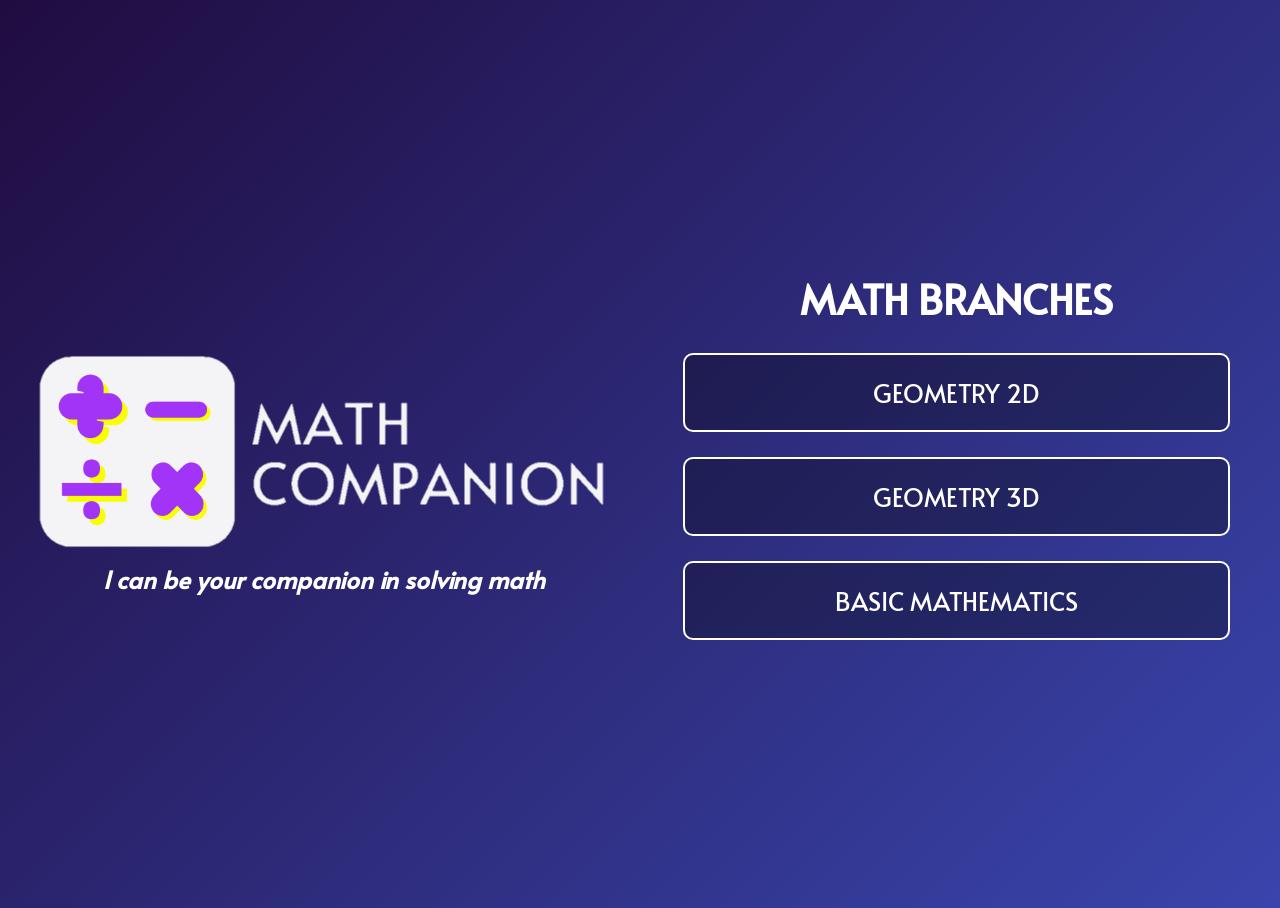
<file: index.html>
<!DOCTYPE html>
<html>
    <head>
        <link rel="stylesheet" href="MathCompanion.css">

        <link rel="preconnect" href="https://fonts.googleapis.com">
        <link rel="preconnect" href="https://fonts.gstatic.com" crossorigin>
        <link href="https://fonts.googleapis.com/css2?family=Alata&display=swap" rel="stylesheet">

        <script>
            function open2d() {
                window.location.href = "MCB/MC-2DQUADTRI/MathComp2DQTC.html";
            }
            function open3D() {
                window.location.href = "MCB/MC-3DGEO/MathComp3DGEO.html";
            }
            function openBasmath(){
                window.location.href = "MCB/BasicMath/BasicMath.html";
            }

        </script>
        <meta charset="UTF-8">
        <meta name="viewport" content="width=device-width, initial-scale=1.0">
        <link rel="icon" size="32x32" href="mclogoicon.png">
    </head> 
    <body>
        <div class="container">
            <div class="col">
                <img src="MCLOGO.png" width="200px">
                <h2 class="tagline"> <i>I can be your companion in solving math </i></h2>
            </div>
            <div class="col">
                <div class="header">
                    <h1 class="head"> MATH BRANCHES </h1>
                    <div class="but1">
                        <p onclick="open2d()"> GEOMETRY 2D </p>
                        <p onclick="open3D()"> GEOMETRY 3D </p>
                        <p onclick="openBasmath()"> BASIC MATHEMATICS</p>
                    </div>
                </div>
            </div>
        </div>
        
    </body>
</html>
</file>
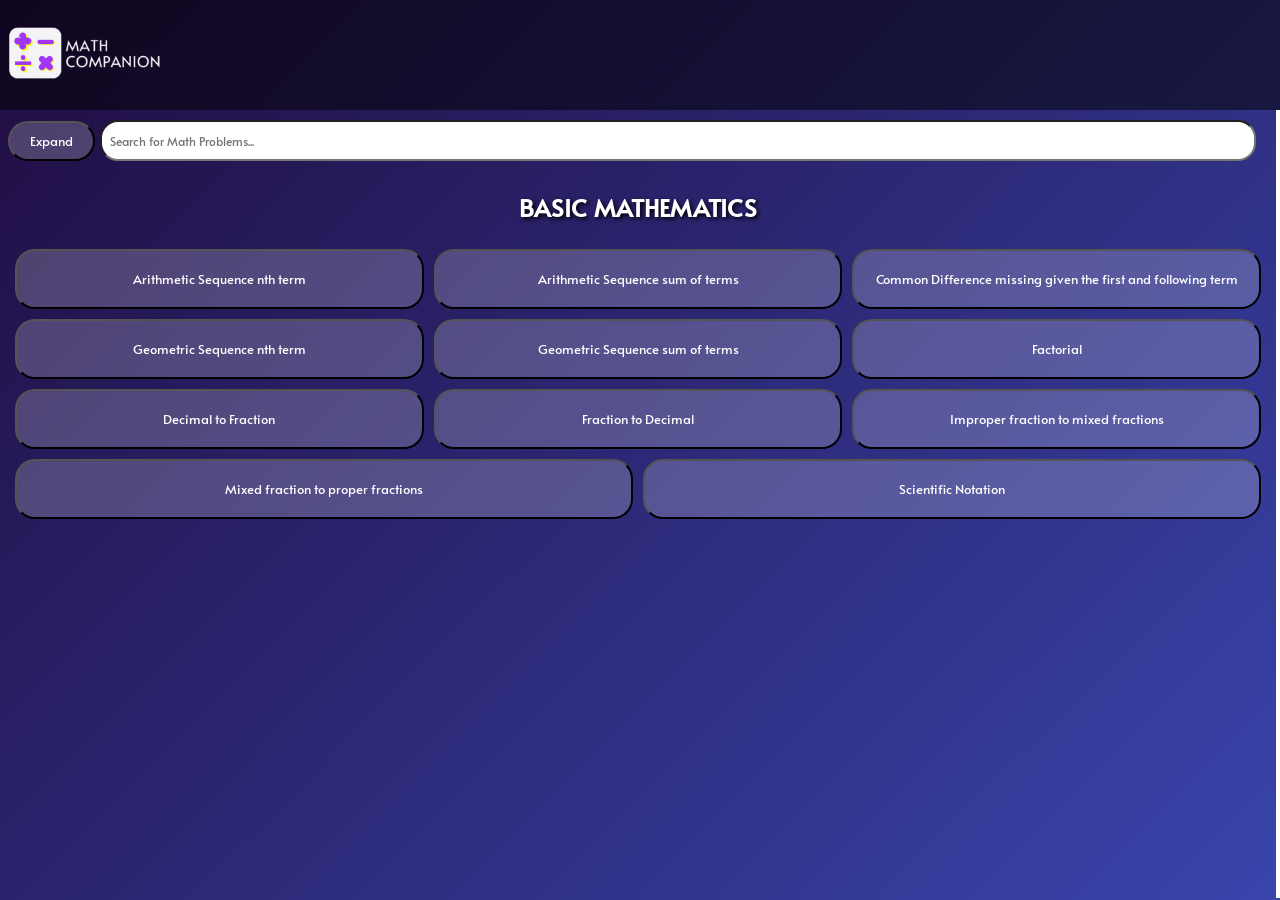
<file: MCB/BasicMath/BasicMath.html>
<!DOCTYPE html>
<html lang="en">
<head>
    <meta charset="UTF-8">
    <meta name="viewport" content="width=device-width, initial-scale=1.0">
    <title>Math Companion </title>
    <link rel="stylesheet" href="McGenMath.css">
    <script src="BasicMathFunction.js"></script>

    <link rel="preconnect" href="https://fonts.googleapis.com">
    <link rel="preconnect" href="https://fonts.gstatic.com" crossorigin>
    <link href="https://fonts.googleapis.com/css2?family=Alata&display=swap" rel="stylesheet">
    <link rel="icon" size="32x32" href="MCLOGOICON.png">
</head>
<body>
    <div class="TopNav">
        <div class="subTopNav" onclick="home()">
            <img id="logo" src="MCLOGO.png" height="70px">
        </div>
        <div class="subTopNav1">
            <input type="button" id="Expande" onclick="Transq()" value="☰"></input>
        </div>
    </div>
    <div id="main" class="m">
        <div class="left" id="left">
            <div class="searchDIV">
                <button id="Expand" onclick="Transq()">Expand</button>
                <input type="text" class="searchBarM" id="searchbar" onkeyup="filter()" placeholder="  Search for Math Problems...">
            </div>
            
            <div class="2DQUAD">
                <h2> BASIC MATHEMATICS </h2>
            </div>
            
            <div id="problems">
                <div id="firstrow" class="firstr" >
                    <button id="hi" class="mathProb" onclick="Trans(); ArithmeSeqNthTerm()">Arithmetic Sequence nth term</button>
                    <button id="hello" class="mathProb" onclick="Trans(); SumOfArithmeticSequence()">Arithmetic Sequence sum of terms</button>
                    <button id="hi" class="mathProb" onclick="Trans(); ArithmeCommonDifference()">Common Difference missing given the first and following term</button>
                </div>
                <div id="firstrow" class="firstr" >
                    <button id="hello" class="mathProb" onclick="Trans(); GeomSeqNthTerm()">Geometric Sequence nth term</button>
                    <button id="third" class="mathProb" onclick="Trans(); GeomSeqSumOfTerms()">Geometric Sequence sum of terms</button>
                    <button id="hi" class="mathProb" onclick="Trans(); Factorial()">Factorial</button>
                </div>
                <div id="firstrow" class="firstr" >
                    <button id="third" class="mathProb" onclick="Trans(); DecimalToFraction()">Decimal to Fraction</button>
                    <button id="hi" class="mathProb" onclick="Trans(); FractionToDecimal()">Fraction to Decimal</button>
                    <button id="hello" class="mathProb" onclick="Trans(); ImproperFracToMixedFrac()">Improper fraction to mixed fractions</button>
                </div>
                <div id="firstrow" class="firstr" >
                    
                </div>
                <div id="firstrow" class="firstr" >
                    <button id="third" class="mathProb" onclick="Trans(); MixedFracToProperFrac()">Mixed fraction to proper fractions</button>
                    <button id="hi" class="mathProb" onclick="Trans(); ScientificNotation()">Scientific Notation</button>
                </div>
                <div id="firstrow" class="firstr" >
                    
                </div>
                <div id="firstrow" class="firstr" >
                    
                </div>
            </div>
        </div>
        <div class="right" id="right">
            
        </div>
    </div>

    <script>
        function Trans() {
    var left = document.getElementById("left");
    var right = document.getElementById("right");

    if (window.innerWidth <= 720) {
        if (right.style.width === "100%") {
            right.style.width = "0";
            left.style.display = "flex";
        } else {
            right.style.width = "100%";
            left.style.display = "none";
        }
    } else {
        if (right.style.width === "70%") {
            right.style.width = "0";
            left.style.width = "100%";
        } else {
            right.style.width = "70%";
            left.style.width = "30%";
        }
    }
}

function Transq() {
    var left = document.getElementById("left");
    var right = document.getElementById("right");

    if (window.innerWidth <= 720) {
        right.style.width = "0";
        left.style.display = "flex";
    } else {
        right.style.width = "0";
        left.style.width = "100%";
    }
}

function Transq() {
    var left = document.getElementById("left");
    var right = document.getElementById("right");

    if (right.style.width === "70%") {
        right.style.width = "0%";
        left.style.width = "100%";
        left.style.display = "block";
    } else {
        right.style.width = "0%";
        left.style.width = "100%";
        left.style.display = "block";
    }
} 
        function filter() {
            var input = document.getElementById("searchbar");
            var filter = input.value.toUpperCase();
            var container = document.getElementById("problems");
            var buttons = container.getElementsByTagName("button");

            for (var i = 0; i < buttons.length; i++) {
                var btn = buttons[i];
                var txtValue = btn.textContent || btn.innerText;
                if (txtValue.toUpperCase().indexOf(filter) > -1) {
                    btn.style.display = "";
                } else {
                    btn.style.display = "none";
                }
            }
        }
    </script>
</body>
</html>
</file>
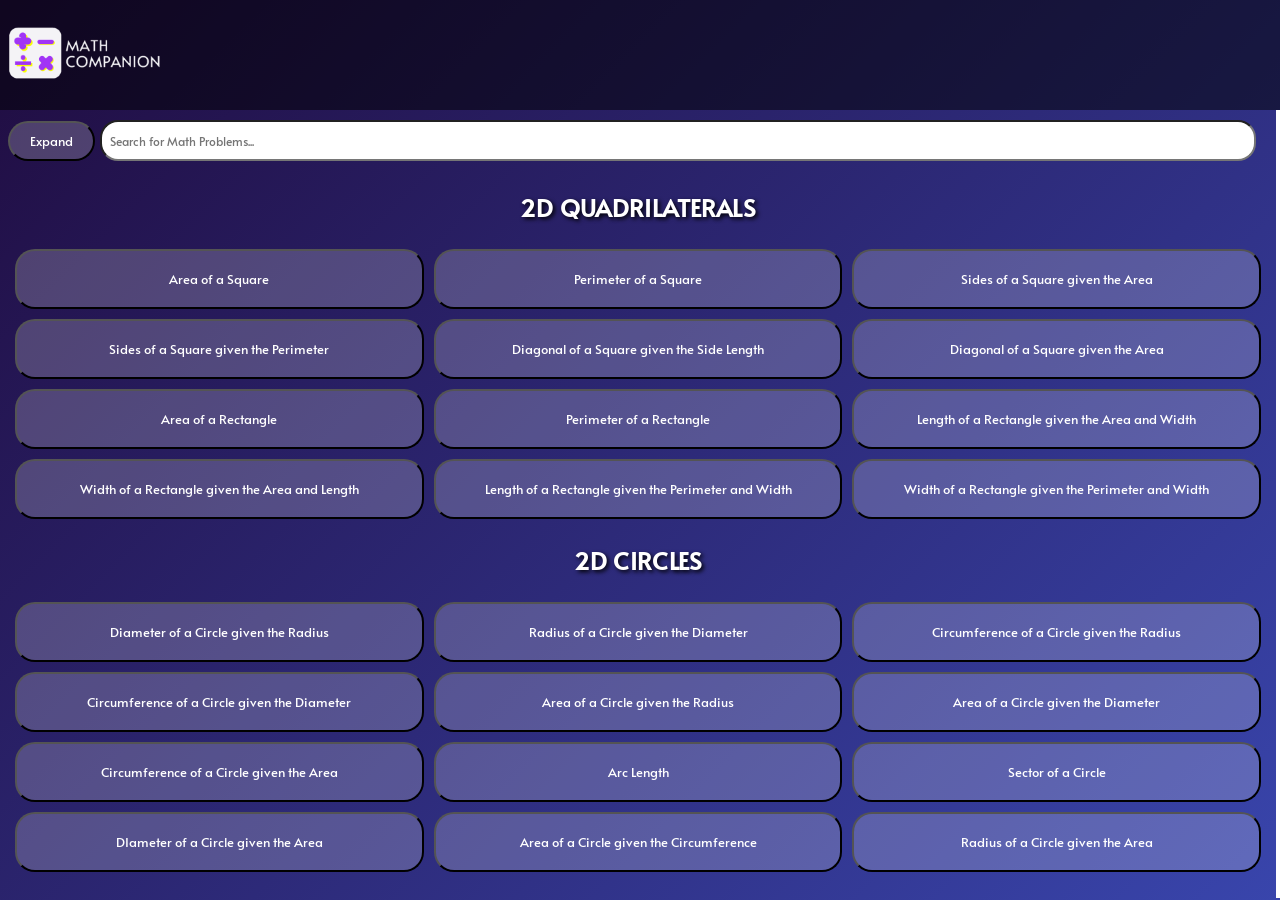
<file: MCB/MC-2DQUADTRI/MathComp2DQTC.html>
<!DOCTYPE html>
<html lang="en">
<head>
    <meta charset="UTF-8">
    <meta name="viewport" content="width=device-width, initial-scale=1.0">
    <title>Math Companion </title>
    <link rel="stylesheet" href="MathComp2DQTC.css">
    <script src="MathComp2DQTC.js"></script>

    <link rel="preconnect" href="https://fonts.googleapis.com">
    <link rel="preconnect" href="https://fonts.gstatic.com" crossorigin>
    <link href="https://fonts.googleapis.com/css2?family=Alata&display=swap" rel="stylesheet">
    <link rel="icon" size="32x32" href="MCLOGOICON.png">
</head>
<body>
    <div class="TopNav">
        <div class="subTopNav" onclick="home()">
            <img id="logo" src="MCLOGO.png" height="70px">
            
        </div>
        <div class="subTopNav1">
            <input type="button" id="Expande" onclick="Transq()" value="☰"></input>
        </div>
    </div>
    <div id="main" class="m">
        <div class="left" id="left">
            <div class="searchDIV">
                <button id="Expand" onclick="Transq()">Expand</button>
                <input type="text" class="searchBarM" id="searchbar" onkeyup="filter()" placeholder="  Search for Math Problems...">
            </div>
            <div class="2DQUAD">
                <h2> 2D QUADRILATERALS</h2>
                
            </div>
            
            <div id="problems">
                <div id="firstrow" class="firstr" >
                    <button id="hi" class="mathProb" onclick="Trans(); SquareA();">Area of a Square</button>
                    <button id="hello" class="mathProb" onclick="Trans(); PerimeterSquare();">Perimeter of a Square</button>
                    <button id="third" class="mathProb" onclick="Trans(); SQSIDELENGTHGIVENAREA();">Sides of a Square given the Area</button>
                </div>
                <div id="firstrow" class="firstr" >
                    <button id="hi" class="mathProb" onclick="Trans(); SQSIDELENGTHGIVENPERIMETER();">Sides of a Square given the Perimeter</button>
                    <button id="hello" class="mathProb" onclick="Trans(); squarediagonal();">Diagonal of a Square given the Side Length</button>
                    <button id="third" class="mathProb" onclick="Trans(); DIAGONALOFASQUAREGIVENA()">Diagonal of a Square given the Area</button>
                </div>
                <div id="firstrow" class="firstr" >
                    <button id="hi" class="mathProb" onclick="Trans(); RectangleArea();">Area of a Rectangle</button>
                    <button id="hello" class="mathProb" onclick="Trans(); RectPeri();">Perimeter of a Rectangle</button>
                    <button id="third" class="mathProb" onclick="Trans(); RectLengthGAW();">Length of a Rectangle given the Area and Width</button>
                </div>
                <div id="firstrow" class="firstr" >
                    <button id="hi" class="mathProb" onclick="Trans(); RectWidthGAL()">Width of a Rectangle given the Area and Length</button>
                    <button id="hello" class="mathProb" onclick="Trans(); RectLengthGPW();">Length of a Rectangle given the Perimeter and Width</button>
                    <button id="third" class="mathProb" onclick="Trans(); RectWidthGPL();">Width of a Rectangle given the Perimeter and Width</button>
                </div>
                <H2> 2D CIRCLES</H2>
                <div id="firstrow" class="firstr" >
                    <button id="hi" class="mathProb" onclick="Trans(); DiameterOfCircleGivenR();">Diameter of a Circle given the Radius</button>
                    <button id="hello" class="mathProb" onclick="Trans(); RadiusOfCircleGivenD();">Radius of a Circle given the Diameter</button>
                    <button id="third" class="mathProb" onclick="Trans(); CircumferenceOfCircleGivenR();">Circumference of a Circle given the Radius</button>
                </div>
                <div id="firstrow" class="firstr" >
                    <button id="hi" class="mathProb" onclick="Trans(); CircumferenceOfCircleGivenD();">Circumference of a Circle given the Diameter</button>
                    <button id="hello" class="mathProb" onclick="Trans(); AreaOfCircleR();">Area of a Circle given the Radius</button>
                    <button id="third" class="mathProb" onclick="Trans(); AreaOfCircleGivenD();">Area of a Circle given the Diameter</button>
                </div>
                <div id="firstrow" class="firstr" >
                    <button id="hi" class="mathProb" onclick="Trans(); CircumCircleGA();">Circumference of a Circle given the Area</button>
                    <button id="hello" class="mathProb" onclick="Trans(); ArcLength();">Arc Length</button>
                    <button id="third" class="mathProb" onclick="Trans(); Sector();">Sector of a Circle</button>
                </div>
                <div id="firstrow" class="firstr" >
                    <button id="hi" class="mathProb" onclick="Trans(); DiameterCircleGA();">DIameter of a Circle given the Area</button>
                    <button id="hello" class="mathProb" onclick="Trans(); AreaCircleGC();">Area of a Circle given the Circumference</button>
                    <button id="third" class="mathProb" onclick="Trans(); RadiusCircleGA();">Radius of a Circle given the Area </button>
                </div>
                <h2> 2D TRIANGLES</h2>
                <div id="firstrow" class="firstr" >
                    <button id="hi" class="mathProb" onclick="Trans(); PeriTriangle()">Perimeter of a Triangle</button>
                    <button id="hello" class="mathProb" onclick="Trans(); AreaOfTriangle()">Area of a Triangle</button>
                    <button id="third" class="mathProb" onclick="Trans(); HeightGivenBaseArea()">Height of a triangle given the base and area</button>
                </div>
                <div id="firstrow" class="firstr" >
                    <button id="hi" class="mathProb" onclick="Trans(); TriangleBaseGivenHA()">Base of a triangle given the height and area</button>
                    <button id="hello" class="mathProb" onclick="Trans(); PythagoreanTheorem()">Pythagorean Theorem (Hypotenuse)</button>
                    <button id="third" class="mathProb" onclick="Trans(); LegOfRightTriangle()"> Leg of a Triangle given the hypothenuse and another leg</button>
                </div>
                <div id="firstrow" class="firstr" >
                    <button id="hi" class="mathProb" onclick="Trans(); AreaOfEquilateralTriangle()"> Area of an equilateral triangle given the Side Length</button>
                    <button id="hello" class="mathProb" onclick="Trans(); SideLengthOfEquiTri()"> Side Length of a triangle given the area of an equilateral triangle</button>
                    <button id="third" class="mathProb" onclick="Trans(); AreaOfIsoscelesTri()"> Area of an isosceles triangle</button>
                </div>
                <div id="firstrow" class="firstr" >
                    <button id="hi" class="mathProb" onclick="Trans(); BaseOfIsoscelesTriangle()"> Base of an isosceles triangle given the area and height</button>
                    <button id="hello" class="mathProb" onclick="Trans(); HeightOfIsoscelesTriangle()"> Height of an isosceles triangle given the area and base</button>
                    <button id="third" class="mathProb" > N/A </button>
                </div>
            </div>
        </div>
        <div class="right" id="right">
            
        </div>
    </div>

    <script>
        

        function Trans() {
    var left = document.getElementById("left");
    var right = document.getElementById("right");

    if (window.innerWidth <= 720) {
        if (right.style.width === "100%") {
            right.style.width = "0";
            left.style.display = "flex";
        } else {
            right.style.width = "100%";
            left.style.display = "none";
        }
    } else {
        if (right.style.width === "70%") {
            right.style.width = "0";
            left.style.width = "100%";
        } else {
            right.style.width = "70%";
            left.style.width = "30%";
        }
    }
}

function Transq() {
    var left = document.getElementById("left");
    var right = document.getElementById("right");

    if (window.innerWidth <= 720) {
        right.style.width = "0";
        left.style.display = "flex";
    } else {
        right.style.width = "0";
        left.style.width = "100%";
    }
}


function filter() {
    var input = document.getElementById("searchbar");
    var filter = input.value.toUpperCase();
    var container = document.getElementById("problems");
    var buttons = container.getElementsByTagName("button");

    for (var i = 0; i < buttons.length; i++) {
        var btn = buttons[i];
        var txtValue = btn.textContent || btn.innerText;
        if (txtValue.toUpperCase().indexOf(filter) > -1) {
            btn.style.display = "";
        } else {
            btn.style.display = "none";
        }
    }
}

function Transq() {
    var left = document.getElementById("left");
    var right = document.getElementById("right");

    if (right.style.width === "70%") {
        right.style.width = "0%";
        left.style.width = "100%";
        left.style.display = "block";
    } else {
        right.style.width = "0%";
        left.style.width = "100%";
        left.style.display = "block";
    }
}

    </script>
</body>
</html>
</file>
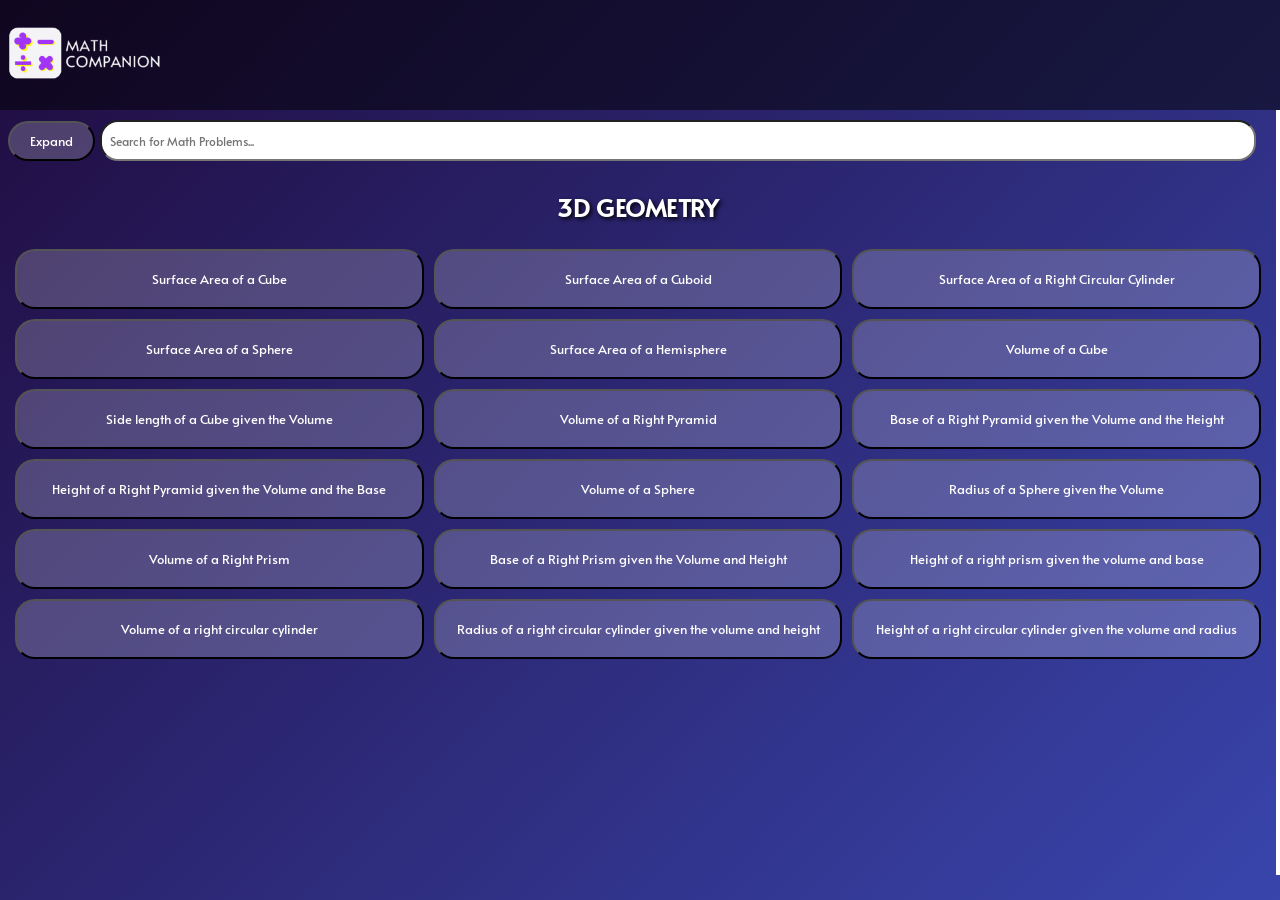
<file: MCB/MC-3DGEO/MathComp3DGEO.html>
<!DOCTYPE html>
<html lang="en">
<head>
    <meta charset="UTF-8">
    <meta name="viewport" content="width=device-width, initial-scale=1.0">
    <title>Math Companion </title>
    <link rel="stylesheet" href="MathComp3DGEO.css">
    <script src="MathComp3DGEO.js"></script>

    <link rel="preconnect" href="https://fonts.googleapis.com">
    <link rel="preconnect" href="https://fonts.gstatic.com" crossorigin>
    <link href="https://fonts.googleapis.com/css2?family=Alata&display=swap" rel="stylesheet">
    <link rel="icon" size="32x32" href="MCLOGOICON.png">
</head>
<body>
    <div class="TopNav">
        <div class="subTopNav" onclick="home()">
            <img id="logo" src="MCLOGO.png" height="70px">
        </div>
        <div class="subTopNav1">
            <input type="button" id="Expande" onclick="Transq()" value="☰"></input>
        </div>
    </div>
    <div id="main" class="m">
        <div class="left" id="left">
            <div class="searchDIV">
                <button id="Expand" onclick="Transq()">Expand</button>
                <input type="text" class="searchBarM" id="searchbar" onkeyup="filter()" placeholder="  Search for Math Problems...">
            </div>
            <div class="2DQUAD">
                <h2> 3D GEOMETRY</h2>
            </div>
            
            <div id="problems">
                <div id="firstrow" class="firstr" >
                    <button id="hi" class="mathProb" onclick="Trans(); SACube()">Surface Area of a Cube</button>
                    <button id="hello" class="mathProb" onclick="Trans(); SACuboid()">Surface Area of a Cuboid</button>
                    <button id="hi" class="mathProb" onclick="Trans(); SArcc()">Surface Area of a Right Circular Cylinder</button>
                </div>
                <div id="firstrow" class="firstr" >
                    <button id="hello" class="mathProb" onclick="Trans(); SASphere()">Surface Area of a Sphere</button>
                    <button id="third" class="mathProb" onclick="Trans(); SAHemisphere()">Surface Area of a Hemisphere</button>
                    <button id="hi" class="mathProb" onclick="Trans(); VolumeCube()">Volume of a Cube</button>
                </div>
                <div id="firstrow" class="firstr" >
                    <button id="hello" class="mathProb" onclick="Trans(); SLCube()">Side length of a Cube given the Volume </button>
                    <button id="third" class="mathProb" onclick="Trans(), VRP()">Volume of a Right Pyramid</button>
                    <button id="hi" class="mathProb" onclick="Trans(); BaseGVH()">Base of a Right Pyramid given the Volume and the Height</button>
                </div>
                <div id="firstrow" class="firstr" >
                    <button id="hello" class="mathProb" onclick="Trans(); HeightGVB()">Height of a Right Pyramid given the Volume and the Base</button>
                    <button id="third" class="mathProb" onclick="Trans(); VolumeSphere()">Volume of a Sphere</button>
                    <button id="hi" class="mathProb" onclick="Trans(); radiusSphereGV()">Radius of a Sphere given the Volume</button>
                </div>
                <div id="firstrow" class="firstr" >
                    <button id="hello" class="mathProb" onclick="Trans(); VolumeRightPrism()">Volume of a Right Prism</button>
                    <button id="third" class="mathProb" onclick="Trans(); BaseRightPrismGVH()">Base of a Right Prism given the Volume and Height</button>
                    <button id="hi" class="mathProb" onclick="Trans(); HeightRightPrismGVB()">Height of a right prism given the volume and base</button>
                </div>
                <div id="firstrow" class="firstr" >
                    <button id="hello" class="mathProb" onclick="Trans(); VolumeRightCircularCylinder()">Volume of a right circular cylinder</button>
                    <button id="third" class="mathProb" onclick="Trans(); RadiusRightCircularCylinderGVH()">Radius of a right circular cylinder given the volume and height</button>
                    <button id="hi" class="mathProb" onclick="Trans(); HeightRightCircularCylinderGVR()">Height of a right circular cylinder given the volume and radius</button>
                </div>
                <div id="firstrow" class="firstr" >
                    
                </div>
            </div>
        </div>
        <div class="right" id="right">
            
        </div>
    </div>

    <script>
        function Trans() {
    var left = document.getElementById("left");
    var right = document.getElementById("right");

    if (window.innerWidth <= 720) {
        if (right.style.width === "100%") {
            right.style.width = "0";
            left.style.display = "flex";
        } else {
            right.style.width = "100%";
            left.style.display = "none";
        }
    } else {
        if (right.style.width === "70%") {
            right.style.width = "0";
            left.style.width = "100%";
        } else {
            right.style.width = "70%";
            left.style.width = "30%";
        }
    }
}

function Transq() {
    var left = document.getElementById("left");
    var right = document.getElementById("right");

    if (window.innerWidth <= 720) {
        right.style.width = "0";
        left.style.display = "flex";
    } else {
        right.style.width = "0";
        left.style.width = "100%";
    }
}

function Transq() {
    var left = document.getElementById("left");
    var right = document.getElementById("right");

    if (right.style.width === "70%") {
        right.style.width = "0%";
        left.style.width = "100%";
        left.style.display = "block";
    } else {
        right.style.width = "0%";
        left.style.width = "100%";
        left.style.display = "block";
    }
} 


        


        function filter() {
            var input = document.getElementById("searchbar");
            var filter = input.value.toUpperCase();
            var container = document.getElementById("problems");
            var buttons = container.getElementsByTagName("button");

            for (var i = 0; i < buttons.length; i++) {
                var btn = buttons[i];
                var txtValue = btn.textContent || btn.innerText;
                if (txtValue.toUpperCase().indexOf(filter) > -1) {
                    btn.style.display = "";
                } else {
                    btn.style.display = "none";
                }
            }
        }
    </script>
</body>
</html>
</file>
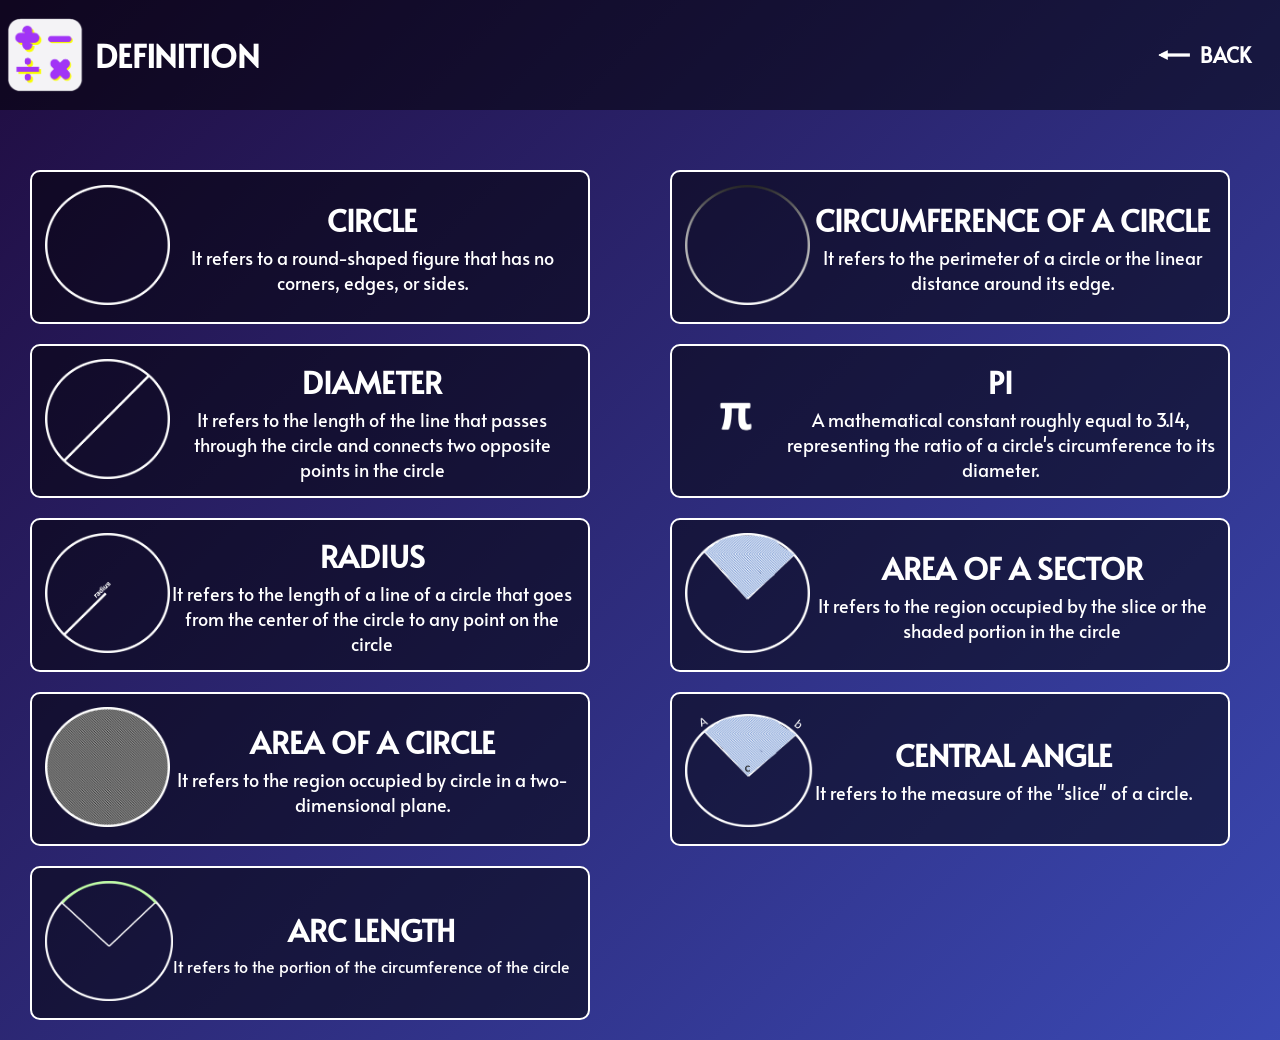
<file: MCB/MC-DEF-2DC/MCD-CIRCLES2D.html>
<!DOCTYPE html>
<html>
    <head>
        <script>
            function back(){
                window.location.href = "../MC-2DQUADTRI/MathComp2DQTC.html";
            }
            function home(){
                window.location.href="../../index.html";
            }
            
        </script>
        <link rel="stylesheet" href="MCD-CIRCLES2D.css">

        <link rel="preconnect" href="https://fonts.googleapis.com">
        <link rel="preconnect" href="https://fonts.gstatic.com" crossorigin>
        <link href="https://fonts.googleapis.com/css2?family=Alata&display=swap" rel="stylesheet">

        <link rel="icon" size="32x32" href="../../MathCompanion/mclogoicon.png">
    </head>
    <body>
        <div class="TopNav">
            <div class="subTopNav" onclick="home()">
                <img id="logo" src="mclogoicon.png" width="80px">
                <h1 class="webtitle">DEFINITION</h1>
            </div>
            <div class="subTopNav1">
                <div id="backButton" class="back" onclick="back()">  
                    <img src="MCD-2DC-IMG/backrrow.png" height="20px">
                    <h1 class="backbut"> BACK </h1>
                  </div>
            </div>
            
        </div>
        <div class="container">
            <div class="col">
                <div class="row">
                    <div class="subcol">
                        <img src="MCD-2DC-IMG/circlepng.png" height="120px">
                    </div>
                    <div class="subcol">
                        <h2 class="term">CIRCLE</h2>
                        <p class="def">It refers to a round-shaped figure that has no corners, edges, or sides.</p>
                    </div>
                </div>
                <div class="row">
                    <div class="subcol">
                        <img src="MCD-2DC-IMG/diapng.png" height="120px">
                    </div>
                    <div class="subcol">
                        <h2 class="term">DIAMETER</h2>
                        <p class="def">It refers to the length of the line that passes through the circle and connects two opposite points in the circle </p>
                    </div>
                </div>
                <div class="row">
                    <div class="subcol">
                        <img src="MCD-2DC-IMG/radius.png" height="120px">
                    </div>
                    <div class="subcol">
                        <h2 class="term">RADIUS</h2>
                        <p class="def">It refers to the length of a line of a circle that goes from the center of the circle to any point on the circle</p>
                    </div>
                </div>
                <div class="row">
                    <div class="subcol">
                        <img src="MCD-2DC-IMG/area.png" height="120px">
                    </div>
                    <div class="subcol">
                        <h2 class="term">AREA OF A CIRCLE</h2>
                        <p class="def">It refers to the region occupied by circle in a two-dimensional plane.</p>
                    </div>
                </div>
                <div class="row">
                    <div class="subcol">
                        <img src="MCD-2DC-IMG/arclen.png" height="120px">
                    </div>
                    <div class="subcol">
                        <h2 class="term">ARC LENGTH</h2>
                        <P> It refers to the portion of the circumference of the circle</P>
                    </div>
                </div>
            </div>
            <div class="col">
                <div class="rows">
                    <div class="subcol">
                        <img src="MCD-2DC-IMG/circum.png" height="120px">
                    </div>
                    <div class="subcol">
                        <h2 class="term">CIRCUMFERENCE OF A CIRCLE</h2>
                        <p class="def">It refers to the perimeter of a circle or the linear distance around its edge.
                    </div>
                </div>
                <div class="rows">
                    <div class="subcol">
                        <img src="MCD-2DC-IMG/pi.png" height="120px">
                    </div>
                    <div class="subcol">
                        <h2 class="term">PI</h2>
                        <p class="def"> A mathematical constant roughly equal to 3.14, representing the ratio of a circle's circumference to its diameter.
                        </p>
                    </div>
                </div>
                <div class="rows">
                    <div class="subcol">
                        <img src="MCD-2DC-IMG/areasec.png" height="120px">
                    </div>
                    <div class="subcol">
                        <h2 class="term">AREA OF A SECTOR</h2>
                        <p class="def">It refers to the region occupied by the slice or the shaded portion in the circle</p>
                    </div>
                </div>
                <div class="rows">
                    <div class="subcol">
                        <img src="MCD-2DC-IMG/crn.png" height="120px" width="130px">
                    </div>
                    <div class="subcol">
                        <h2 class="term">CENTRAL ANGLE</h2>
                        <p class="def">It refers to the measure of the "slice" of a circle.</p>
                    </div>
                </div>
            </div>
        </div>
    </body>
</html>
</file>
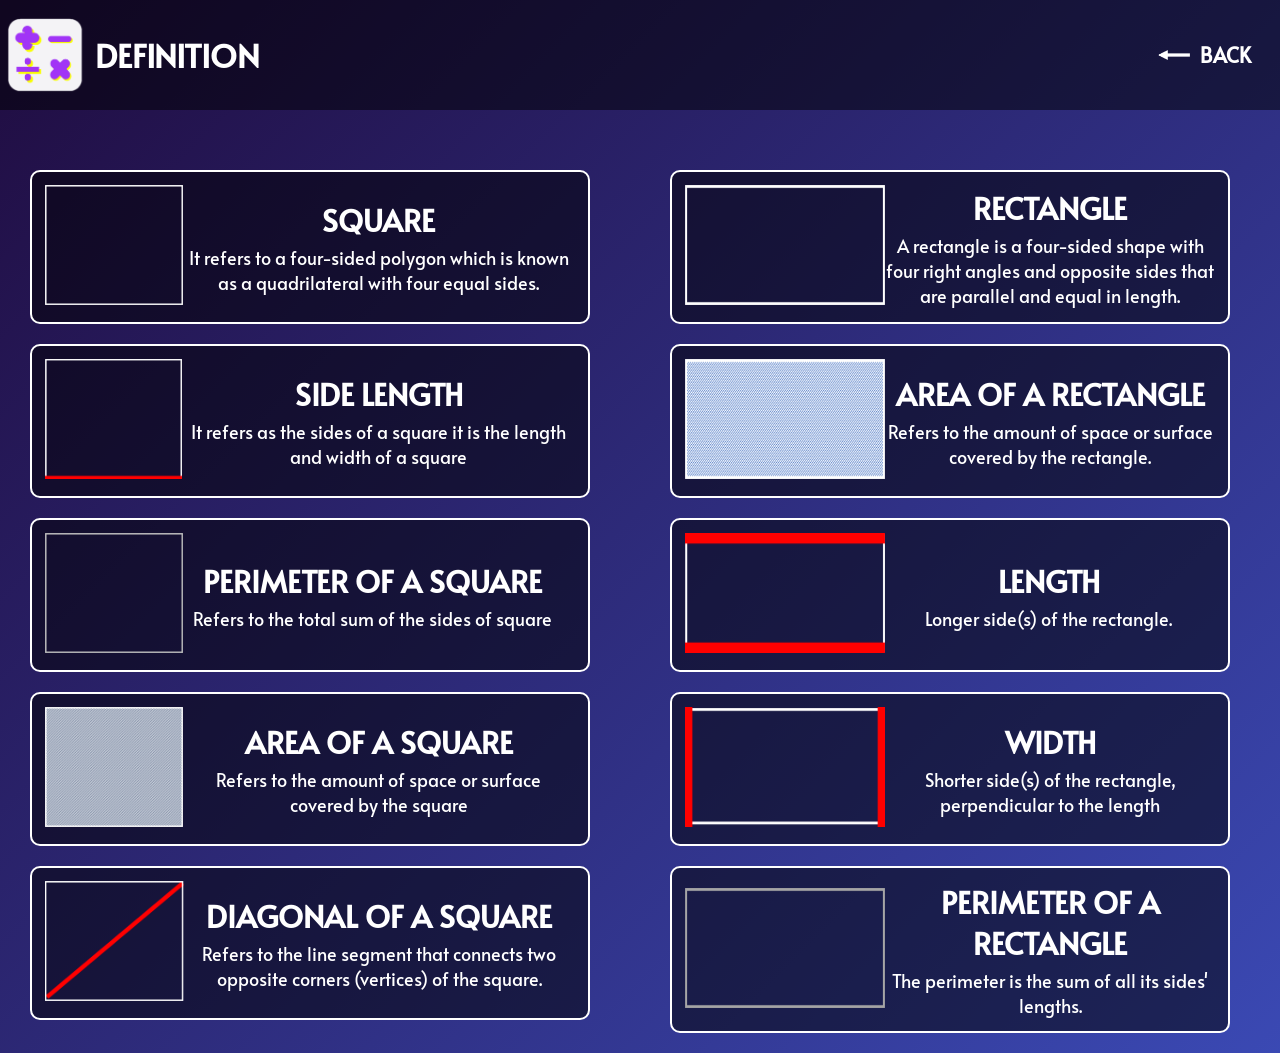
<file: MCB/MC-DEF-2DQ/MCD-CIRCLES2DQUADRI.html>
<!DOCTYPE html>
<html>
    <head>
        <link rel="stylesheet" href="MCD-CIRCLES2DQUADRI.css">

        <link rel="preconnect" href="https://fonts.googleapis.com">
        <link rel="preconnect" href="https://fonts.gstatic.com" crossorigin>
        <link href="https://fonts.googleapis.com/css2?family=Alata&display=swap" rel="stylesheet">
        <title>Quadrilaterals</title>

        <link rel="icon" size="32x32" href="../../Math Companion - Math Branches/BasicMath/MCLOGOICON.png">

        <script>
            function back(){
                window.location.href = "../MC-2DQUADTRI/MathComp2DQTC.html";
            }

            function home(){
                window.location.href="../../MathCompanion/MathCompanion.html";
            }
        </script>
    </head>
    <body>
        <div class="TopNav">
            <div class="subTopNav" onclick="home()">
                <img id="logo" src="mclogoicon.png" width="80px">
                <h1 class="webtitle">DEFINITION</h1>
            </div>
            <div class="subTopNav1">
                <div id="backButton" class="back" onclick="back()">  
                    <img src="MC-DEF-IMAGE-2DQ/backrrow.png" height="20px">
                    <h1 class="backbut"> BACK </h1>
                  </div>
                  
            </div>
            
        </div>
        <div class="container">
            <div class="col">
                <div class="row">
                    <div class="subcol">
                        <img src="MC-DEF-IMAGE-2DQ/Square.png" height="120px">
                    </div>
                    <div class="subcol">
                        <h2 class="term">SQUARE</h2>
                        <p class="def">It refers to a four-sided polygon which is known as a quadrilateral with four equal sides. </p>
                    </div>
                </div>
                <div class="row">
                    <div class="subcol">
                        <img src="MC-DEF-IMAGE-2DQ/slsquare.png" height="120px">
                    </div>
                    <div class="subcol">
                        <h2 class="term">SIDE LENGTH</h2>
                        <p class="def">It refers as the sides of a square it is the length and width of a square </p>
                    </div>
                </div>
                <div class="row">
                    <div class="subcol">
                        <img src="MC-DEF-IMAGE-2DQ/perims.png" height="120px" style="margin-right: 10px;">
                    </div>
                    <div class="subcol">
                        <h2 class="term">PERIMETER OF A SQUARE</h2>
                        <p class="def">Refers to the total sum of the sides of square</p>
                    </div>
                </div>
                <div class="row">
                    <div class="subcol">
                        <img src="MC-DEF-IMAGE-2DQ/areas.png" height="120px">
                    </div>
                    <div class="subcol">
                        <h2 class="term">AREA OF A SQUARE</h2>
                        <p class="def">Refers to the amount of space or surface covered by the square</p>
                    </div>
                </div>
                <div class="row">
                    <div class="subcol">
                        <img src="MC-DEF-IMAGE-2DQ/s.png" height="120px">
                    </div>
                    <div class="subcol">
                        <h2 class="term">DIAGONAL OF A SQUARE</h2>
                        <P class="def"> Refers to the line segment that connects two opposite corners (vertices) of the square.</P>
                    </div>
                </div>
            </div>
            <div class="col">
                <div class="rows">
                    <div class="subcol">
                        <img src="MC-DEF-IMAGE-2DQ/rect.png" height="120px" width="200px">
                    </div>
                    <div class="subcol">
                        <h2 class="term">RECTANGLE</h2>
                        <p class="def">A rectangle is a four-sided shape with four right angles and opposite sides that are parallel and equal in length.</p>
                    </div>
                </div>
                <div class="rows">
                    <div class="subcol">
                        <img src="MC-DEF-IMAGE-2DQ/arearect.png" height="120px" width="200px">
                    </div>
                    <div class="subcol">
                        <h2 class="term">AREA OF A RECTANGLE</h2>
                        <p class="def"> Refers to the amount of space or surface covered by the rectangle.
                        </p>
                    </div>
                </div>
                <div class="rows">
                    <div class="subcol">
                        <img src="MC-DEF-IMAGE-2DQ/Lrect.png" height="120px" width="200px" style="margin-right: 40px;">
                    </div>
                    <div class="subcol">
                        <h2 class="term">LENGTH</h2>
                        <p class="def">Longer side(s) of the rectangle.</p>
                    </div>
                </div>
                <div class="rows">
                    <div class="subcol">
                        <img src="MC-DEF-IMAGE-2DQ/wr.png" height="120px" width="200px">
                    </div>
                    <div class="subcol">
                        <h2 class="term">WIDTH</h2>
                        <p class="def">Shorter side(s) of the rectangle, perpendicular to the length</p>
                    </div>
                </div>
                <div class="rows">
                    <div class="subcol">
                        <img src="MC-DEF-IMAGE-2DQ/perirect.png" height="120px" width="200px">
                    </div>
                    <div class="subcol">
                        <h2 class="term">PERIMETER OF A RECTANGLE</h2>
                        <p class="def">The perimeter is the sum of all its sides' lengths. </p>
                    </div>
                </div>
            </div>
        </div>
    </body>
</html>
</file>
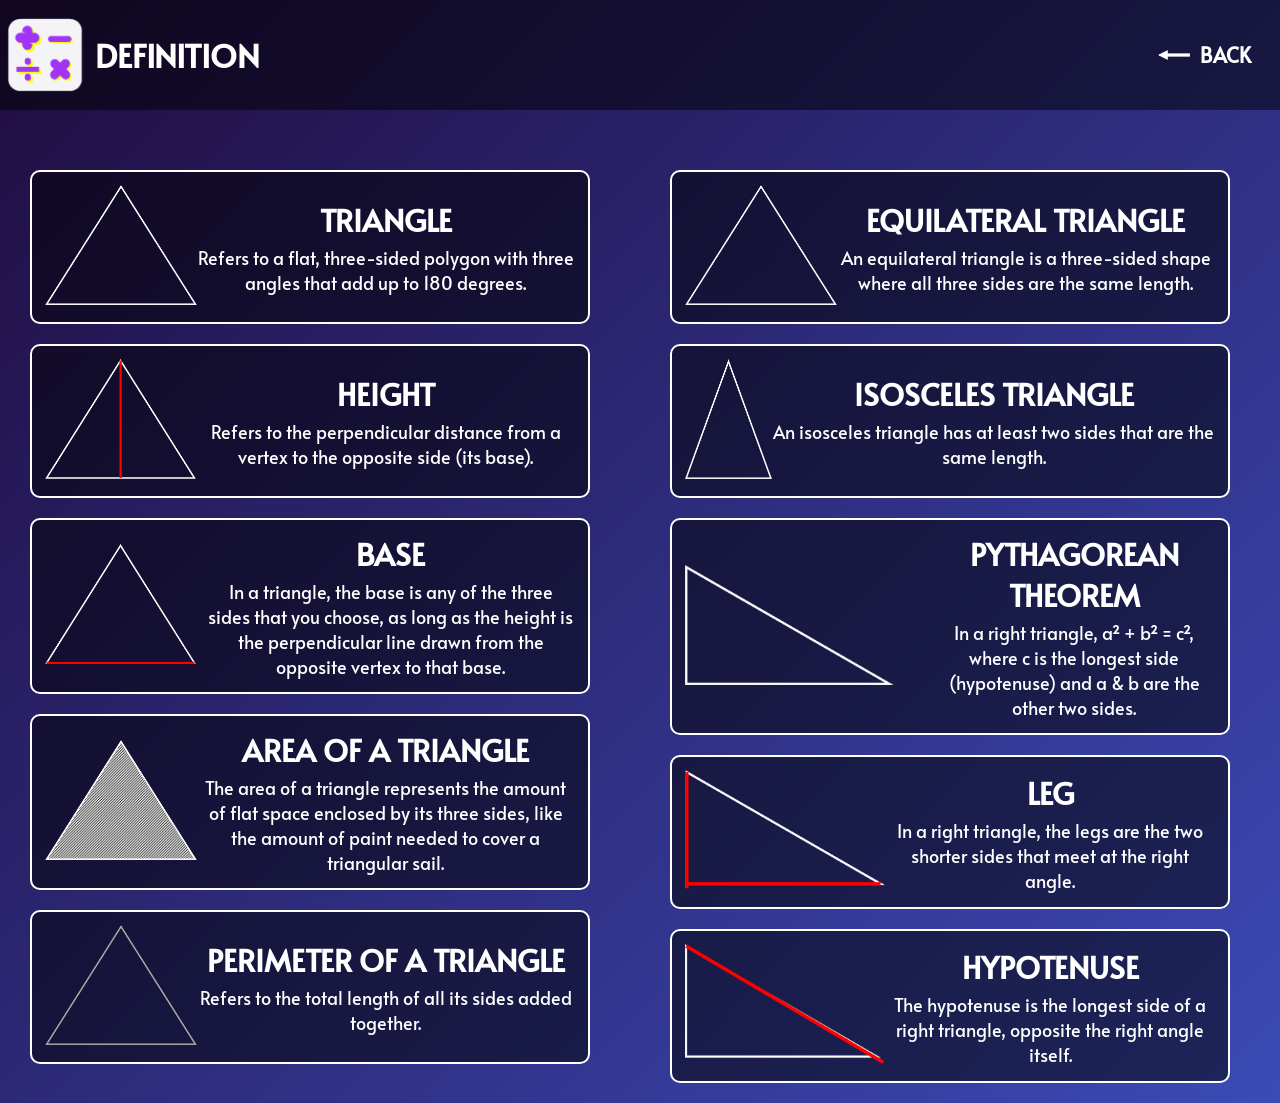
<file: MCB/MC-DEF-2DT/MCD-2DTRIANGLE.html>
<!DOCTYPE html>
<html>
    <head>
        <link rel="stylesheet" href="MCD-CIRCLES2DQUADRI.css">

        <link rel="preconnect" href="https://fonts.googleapis.com">
        <link rel="preconnect" href="https://fonts.gstatic.com" crossorigin>
        <link href="https://fonts.googleapis.com/css2?family=Alata&display=swap" rel="stylesheet">
        <title>Triangles</title>

        <link rel="icon" size="32x32" href="../../MathCompanion/mclogoicon.png">

        <script>
            function back(){
                window.location.href = "../MC-2DQUADTRI/MathComp2DQTC.html";
            }

            function home(){
                window.location.href="../../MathCompanion/MathCompanion.html";
            }
        </script>
    </head>
    <body>
        <div class="TopNav">
            <div class="subTopNav" onclick="home()">
                <img id="logo" src="mclogoicon.png" width="80px">
                <h1 class="webtitle">DEFINITION</h1>
            </div>
            <div class="subTopNav1">
                <div id="backButton" class="back" onclick="back()">  
                    <img src="MC-DEF-IMAGE-2DQ/backrrow.png" height="20px">
                    <h1 class="backbut"> BACK </h1>
                  </div>
                  
            </div>
            
        </div>
        <div class="container">
            <div class="col">
                <div class="row">
                    <div class="subcol">
                        <img src="MC-DEF-IMAGE-2DQ/triangle.png" height="120px">
                    </div>
                    <div class="subcol">
                        <h2 class="term">TRIANGLE</h2>
                        <p class="def"> Refers to a flat, three-sided polygon with three angles that add up to 180 degrees.</p>
                    </div>
                </div>
                <div class="row">
                    <div class="subcol">
                        <img src="MC-DEF-IMAGE-2DQ/height.png" height="120px">
                    </div>
                    <div class="subcol">
                        <h2 class="term">HEIGHT</h2>
                        <p class="def">Refers to the perpendicular distance from a vertex to the opposite side (its base). </p>
                    </div>
                </div>
                <div class="row">
                    <div class="subcol">
                        <img src="MC-DEF-IMAGE-2DQ/base.png" height="120px" style="margin-right: 10px;">
                    </div>
                    <div class="subcol">
                        <h2 class="term">BASE</h2>
                        <p class="def">In a triangle, the base is any of the three sides that you choose, as long as the height is the perpendicular line drawn from the opposite vertex to that base.</p>
                    </div>
                </div>
                <div class="row">
                    <div class="subcol">
                        <img src="MC-DEF-IMAGE-2DQ/areaT.png" height="120px">
                    </div>
                    <div class="subcol">
                        <h2 class="term">AREA OF A TRIANGLE</h2>
                        <p class="def">
                            The area of a triangle represents the amount of flat space enclosed by its three sides, like the amount of paint needed to cover a triangular sail.</p>
                    </div>
                </div>
                <div class="row">
                    <div class="subcol">
                        <img src="MC-DEF-IMAGE-2DQ/tri.png" height="120px">
                    </div>
                    <div class="subcol">
                        <h2 class="term">PERIMETER OF A TRIANGLE</h2>
                        <P class="def"> Refers to the total length of all its sides added together.</P>
                    </div>
                </div>
            </div>
            <div class="col">
                <div class="rows">
                    <div class="subcol">
                        <img src="MC-DEF-IMAGE-2DQ/triangle.png" height="120px">
                    </div>
                    <div class="subcol">
                        <h2 class="term">EQUILATERAL TRIANGLE</h2>
                        <p class="def">An equilateral triangle is a three-sided shape where all three sides are the same length.</p>
                    </div>
                </div>
                <div class="rows">
                    <div class="subcol">
                        <img src="MC-DEF-IMAGE-2DQ/iso.png" height="120px" >
                    </div>
                    <div class="subcol">
                        <h2 class="term">ISOSCELES TRIANGLE</h2>
                        <p class="def"> An isosceles triangle has at least two sides that are the same length.
                        </p>
                    </div>
                </div>
                <div class="rows">
                    <div class="subcol">
                        <img src="MC-DEF-IMAGE-2DQ/pytha.png" height="120px" style="margin-right: 40px;">
                    </div>
                    <div class="subcol">
                        <h2 class="term">PYTHAGOREAN THEOREM</h2>
                        <p class="def">In a right triangle, a² + b² = c², where c is the longest side (hypotenuse) and a & b are the other two sides. </p>
                    </div>
                </div>
                <div class="rows">
                    <div class="subcol">
                        <img src="MC-DEF-IMAGE-2DQ/leg.png" height="120px" width="200px">
                    </div>
                    <div class="subcol">
                        <h2 class="term">LEG</h2>
                        <p class="def">In a right triangle, the legs are the two shorter sides that meet at the right angle. </p>
                    </div>
                </div>
                <div class="rows">
                    <div class="subcol">
                        <img src="MC-DEF-IMAGE-2DQ/hypo.png" height="120px" width="200px">
                    </div>
                    <div class="subcol">
                        <h2 class="term">HYPOTENUSE</h2>
                        <p class="def">The hypotenuse is the longest side of a right triangle, opposite the right angle itself. </p>
                    </div>
                </div>
            </div>
        </div>
    </body>
</html>
</file>
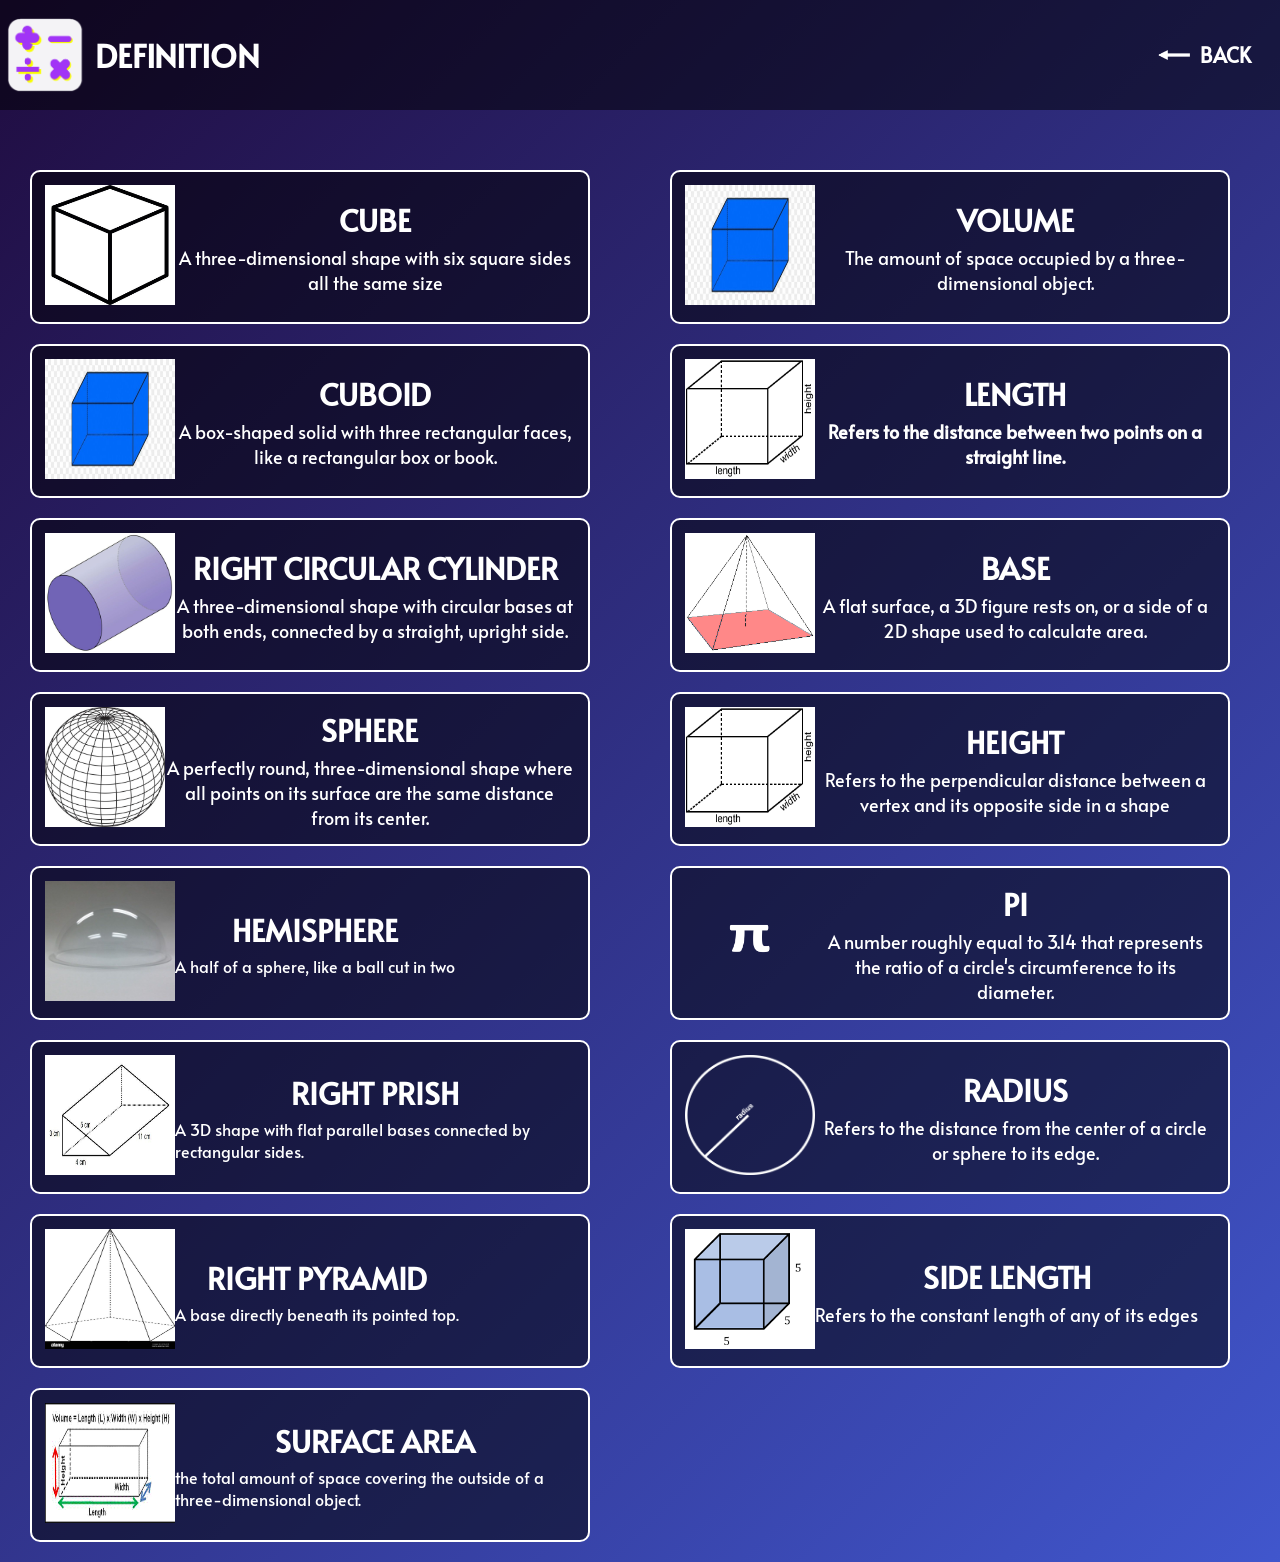
<file: MCB/MC-DEF-3D/MCD-3D.html>
<!DOCTYPE html>
<html>
    <head>
        <script>
            function back(){
                window.location.href = "../MC-3DGEO/MathComp3DGEO.html";
            }
            function home(){
                window.location.href="../../index.html";
            }
        </script>
        <link rel="stylesheet" href="MCD-CIRCLES2D.css">

        <link rel="preconnect" href="https://fonts.googleapis.com">
        <link rel="preconnect" href="https://fonts.gstatic.com" crossorigin>
        <link href="https://fonts.googleapis.com/css2?family=Alata&display=swap" rel="stylesheet">

        <link rel="icon" size="32x32" href="../../MathCompanion/mclogoicon.png">
    </head>
    <body>
        <div class="TopNav">
            <div class="subTopNav" onclick="home()">
                <img id="logo" src="mclogoicon.png" width="80px">
                <h1 class="webtitle">DEFINITION</h1>
            </div>
            <div class="subTopNav1">
                <div id="backButton" class="back" onclick="back()">  
                    <img src="MCD-2DC-IMG/backrrow.png" height="20px">
                    <h1 class="backbut"> BACK </h1>
                  </div>
            </div>
            
        </div>
        <div class="container">
            <div class="col">
                <div class="row">
                    <div class="subcol">
                        <img src="MCD-2DC-IMG/1251ab1a9a8d45c3ea7d09d517e9189e.jpg" height="120px" WIDTH="130PX">
                    </div>
                    <div class="subcol">
                        <h2 class="term">CUBE</h2>
                        <p class="def">A three-dimensional shape with six square sides all the same size</p>
                    </div>
                </div>
                <div class="row">
                    <div class="subcol">
                        <img src="MCD-2DC-IMG/e07c6ca51d3b3c5974f893a988b1da90.jpg" height="120px" WIDTH="130PX">
                    </div>
                    <div class="subcol">
                        <h2 class="term">CUBOID</h2>
                        <p class="def">A box-shaped solid with three rectangular faces, like a rectangular box or book. </p>
                    </div>
                </div>
                <div class="row">
                    <div class="subcol">
                        <img src="MCD-2DC-IMG/d3737b197217917da26efc0a438f1fe0.jpg" height="120px" WIDTH="130PX">
                    </div>
                    <div class="subcol">
                        <h2 class="term">RIGHT CIRCULAR CYLINDER</h2>
                        <p class="def">A three-dimensional shape with circular bases at both ends, connected by a straight, upright side.</p>
                    </div>
                </div>
                <div class="row">
                    <div class="subcol">
                        <img src="MCD-2DC-IMG/b85ba387c4f3795fd441a40b77dabf48.jpg" height="120px">
                    </div>
                    <div class="subcol">
                        <h2 class="term">SPHERE</h2>
                        <p class="def">A perfectly round, three-dimensional shape where all points on its surface are the same distance from its center.
                        </p>
                    </div>
                </div>
                <div class="row">
                    <div class="subcol">
                        <img src="MCD-2DC-IMG/c7c25379fa8905ad6de5cb31a623d491.jpg" height="120px" WIDTH="130PX">
                    </div>
                    <div class="subcol">
                        <h2 class="term">HEMISPHERE</h2>
                        <P> A half of a sphere, like a ball cut in two</P>
                    </div>
                </div>
                <div class="row">
                    <div class="subcol">
                        <img src="MCD-2DC-IMG/2269de2f1cfc87fa2a9ab03f53621329.jpg" height="120px" WIDTH="130PX">
                    </div>
                    <div class="subcol">
                        <h2 class="term">RIGHT PRISH</h2>
                        <P> A 3D shape with flat parallel bases connected by rectangular sides.</P>
                    </div>
                </div>
                <div class="row">
                    <div class="subcol">
                        <img src="MCD-2DC-IMG/a532ff4e6f3b4ff6c3a243f217182c08.jpg" height="120px" WIDTH="130PX">
                    </div>
                    <div class="subcol">
                        <h2 class="term">RIGHT PYRAMID</h2>
                        <P> A base directly beneath its pointed top.</P>
                    </div>
                </div>
                <div class="row">
                    <div class="subcol">
                        <img src="MCD-2DC-IMG/download (7).png" height="120px" WIDTH="130PX">
                    </div>
                    <div class="subcol">
                        <h2 class="term">SURFACE AREA</h2>
                        <P> the total amount of space covering the outside of a three-dimensional object.</P>
                    </div>
                </div>
            </div>
            <div class="col">
                <div class="rows">
                    <div class="subcol">
                        <img src="MCD-2DC-IMG/e07c6ca51d3b3c5974f893a988b1da90.jpg" height="120px" WIDTH="130PX">
                    </div>
                    <div class="subcol">
                        <h2 class="term">VOLUME</h2>
                        <p class="def"> The amount of space occupied by a three-dimensional object.

                    </div>
                </div>
                <div class="rows">
                    <div class="subcol">
                        <img src="MCD-2DC-IMG/download (8).png" height="120px" WIDTH="130PX">
                    </div>
                    <div class="subcol">
                        <h2 class="term">LENGTH<h2>
                        <p class="def"> Refers to the distance between two points on a straight line.

                        </p>
                    </div>
                </div>
                <div class="rows">
                    <div class="subcol">
                        <img src="MCD-2DC-IMG/download (9).png" height="120px" WIDTH="130PX">
                    </div>
                    <div class="subcol">
                        <h2 class="term">BASE</h2>
                        <p class="def">A flat surface, a 3D figure rests on, or a side of a 2D shape used to calculate area.</p>
                    </div>
                </div>
                <div class="rows">
                    <div class="subcol">
                        <img src="MCD-2DC-IMG/download (8).png" height="120px" width="130px">
                    </div>
                    <div class="subcol">
                        <h2 class="term">HEIGHT</h2>
                        <p class="def">Refers to the perpendicular distance between a vertex and its opposite side in a shape
                        </p>
                    </div>
                </div>
                <div class="rows">
                    <div class="subcol">
                        <img src="MCD-2DC-IMG/pi.png" height="120px" width="130px">
                    </div>
                    <div class="subcol">
                        <h2 class="term">PI</h2>
                        <p class="def">A number roughly equal to 3.14 that represents the ratio of a circle's circumference to its diameter.
                        </p>
                    </div>
                </div>
                <div class="rows">
                    <div class="subcol">
                        <img src="MCD-2DC-IMG/radius.png" height="120px" width="130px">
                    </div>
                    <div class="subcol">
                        <h2 class="term">RADIUS</h2>
                        <p class="def">Refers to the distance from the center of a circle or sphere to its edge.</p>
                    </div>
                </div>
                <div class="rows">
                    <div class="subcol">
                        <img src="MCD-2DC-IMG/images (1).png" height="120px" width="130px"  >
                    </div>
                    <div class="subcol">
                        <h2 class="term">SIDE LENGTH</h2>
                        <p class="def" >Refers to the constant length of any of its edges</p>
                    </div>
                </div>
            </div>
        </div>
    </body>
</html>
</file>
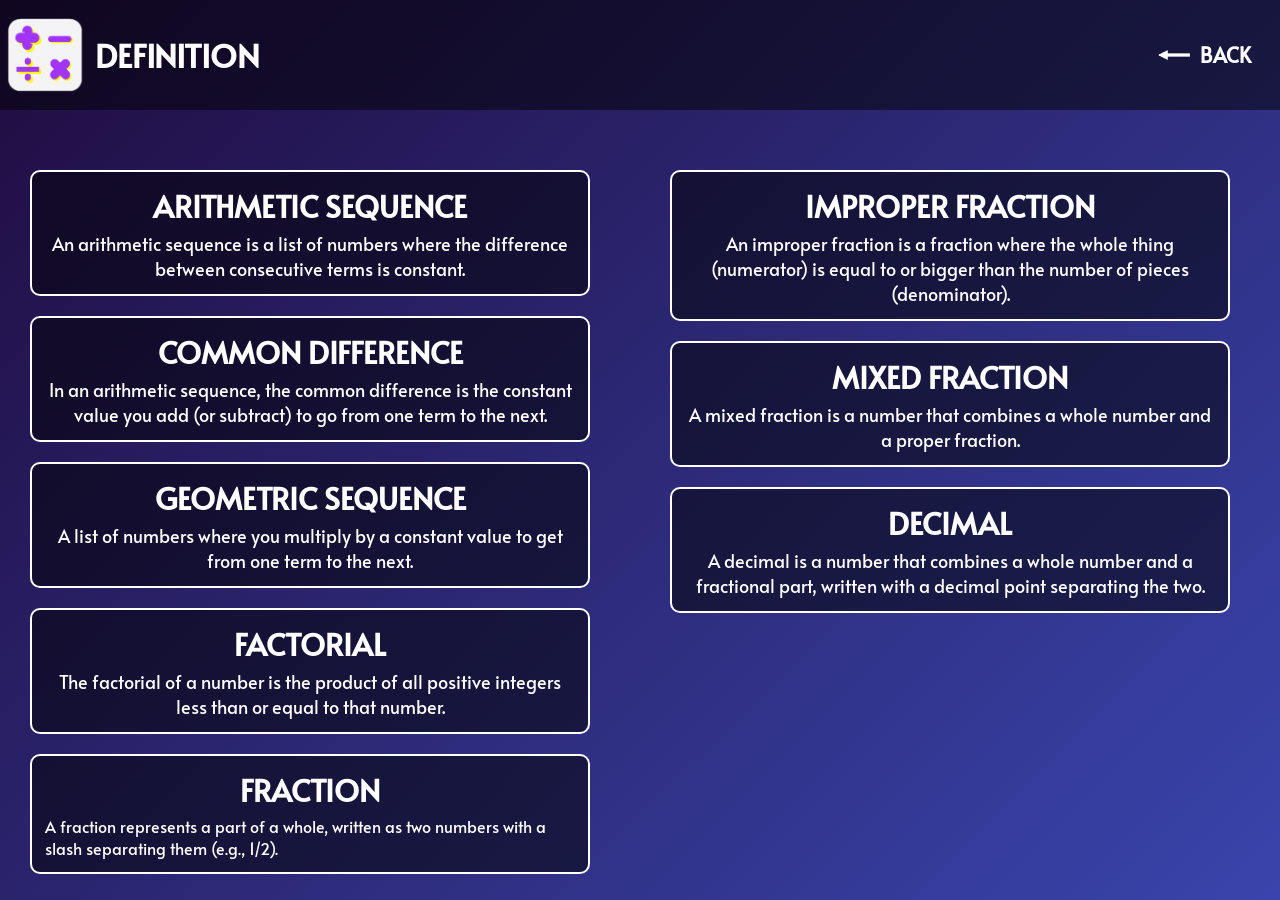
<file: MCB/MC-DEF-BASMATH/MCD-BASCAL.html>
<!DOCTYPE html>
<html>
    <head>
        <script>
            function back(){
                window.location.href="../BasicMath/BasicMath.html";
            }
            function home(){
                window.location.href="../../index.html";
            }
        </script>
        <link rel="stylesheet" href="MCD-CIRCLES2D.css">

        <link rel="preconnect" href="https://fonts.googleapis.com">
        <link rel="preconnect" href="https://fonts.gstatic.com" crossorigin>
        <link href="https://fonts.googleapis.com/css2?family=Alata&display=swap" rel="stylesheet">

        <link rel="icon" size="32x32" href="../../MathCompanion/mclogoicon.png">
    </head>
    <body>
        <div class="TopNav">
            <div class="subTopNav" onclick="home()">
                <img id="logo" src="mclogoicon.png" width="80px">
                <h1 class="webtitle">DEFINITION</h1>
            </div>
            <div class="subTopNav1">
                <div id="backButton" class="back" onclick="back()">  
                    <img src="MCD-2DC-IMG/backrrow.png" height="20px">
                    <h1 class="backbut"> BACK </h1>
                  </div>
            </div>
            
        </div>
        <div class="container">
            <div class="col">
                <div class="row">
                    <div class="subcol">
                        <h2 class="term">ARITHMETIC SEQUENCE</h2>
                        <p class="def">An arithmetic sequence is a list of numbers where the difference between consecutive terms is constant.
                        </p>
                    </div>
                </div>
                <div class="row">   
                    <div class="subcol">
                        <h2 class="term">COMMON DIFFERENCE</h2>
                        <p class="def">In an arithmetic sequence, the common difference is the constant value you add (or subtract) to go from one term to the next. </p>
                    </div>
                </div>
                <div class="row">
                    <div class="subcol">
                        <h2 class="term">GEOMETRIC SEQUENCE</h2>
                        <p class="def">A list of numbers where you multiply by a constant value to get from one term to the next.
                        </p>
                    </div>
                </div>
                <div class="row">
                    <div class="subcol">
                        <h2 class="term">FACTORIAL</h2>
                        <p class="def">The factorial of a number is the product of all positive integers less than or equal to that number.</p>
                    </div>
                </div>
                <div class="row">
                    <div class="subcol">
                        <h2 class="term">FRACTION</h2>
                        <P> A fraction represents a part of a whole, written as two numbers with a slash separating them (e.g., 1/2).
                        </P>
                    </div>
                </div>
            </div>
            <div class="col">
                <div class="rows">
                    <div class="subcol">
                        <h2 class="term">IMPROPER FRACTION</h2>
                        <p class="def">An improper fraction is a fraction where the whole thing (numerator) is equal to or bigger than the number of pieces (denominator).
                    </div>
                </div>
                <div class="rows">
                    <div class="subcol">
                        <h2 class="term">MIXED FRACTION</h2>
                        <p class="def"> A mixed fraction is a number that combines a whole number and a proper fraction.
                        </p>
                    </div>
                </div>
                <div class="rows">
                    <div class="subcol">
                        <h2 class="term">DECIMAL</h2>
                        <p class="def">A decimal is a number that combines a whole number and a fractional part, written with a decimal point separating the two.</p>
                    </div>
                </div>
            </div>
        </div>
    </body>
</html>
</file>
<file: MathCompanion.css>
html{
  height: 100%;
}
body {
	background: linear-gradient(-45deg, #392467, #5D3587, #4158d0, #200C40);
	background-size: 400% 400%;
	animation: gradient 15s ease infinite;
	height: 100vh;
}

@keyframes gradient {
	0% {
		background-position: 0% 50%;
	}
	50% {
		background-position: 100% 50%;
	}
	100% {
		background-position: 0% 50%;
	}
}

.container {
    display: flex;
  }
  
  .col {
    flex: 1; 
    display: flex;
    flex-direction: column; 
    justify-content: center;
    align-items: center; 
    height: 100vh;
    position: relative;
  }
  
  img {
    width: 600px;
    margin-bottom: -20px;
  }
  
  *{
    font-family: "Alata", sans-serif;
    color: white;
  }
  p{
    background-color: rgba(0,0,0,0.3);
    text-align: center;
    padding: 20px;
    font-size: 25px;
    padding-left: 150px;
    padding-right: 150px;
    border: 2px solid white;
    border-radius: 10px;
  }
  h1{
    text-align: center;
    font-size: 40px;
    margin-top: 20px;
  }
  p:hover{
    background-color: #774ed6;

  }
  .tagline {
    margin: 0; 
    text-align: center; 
    font-size: 24px; 
  }
  
    
    @media (max-width: 600px) {
      .container {
          display: block; 
          height: auto; 
      }
  
      .col {
          height: auto; 
          margin-bottom: 20px; 
      }
  
      img {
        margin-top: 30px;  
        width: 80%; 
      }
  
      p {
          padding-left: 20px;
          padding-right: 20px;
          font-size: 18px; 
      }
  
      h1 {
          font-size: 30px; 
      }
      .tagline{
        font-size: 20px;
        margin-bottom: 20px;
        padding-left: 30px;
        padding-right: 30px;
        margin-top: 20px; 
      }
  }
</file>
<file: MCB/BasicMath/McGenMath.css>
.firstr{
    display: flex;
    width: 100%;
}
button{
    flex: 1;
    margin-left: 40px;
}
body {
    margin: 0;
    overflow-y: hidden;
	background: linear-gradient(-45deg, #392467, #5D3587, #4158D0, #200C40);
	background-size: 400% 400%;
	animation: gradient 15s ease infinite;
	height: 100vh;
}

@keyframes gradient {
	0% {
		background-position: 0% 50%;
	}
	50% {
		background-position: 100% 50%;
	}
	100% {
		background-position: 0% 50%;
	}
}
#main {
    display: flex;
    height: 85%;
}
.left {
    color: white;
    height: 100%;
    width: 100%; 
    transition: width 0.5s;
    overflow-x: hidden;
    padding: 10px;
    justify-content: center; 
    align-items: center;
}
.right {
    height: 103%;
    width: 0; 
    transition: width 0.5s;
    overflow-X: hidden;
    background-color: rgba(0,0,0,0.3);
    border-left: white solid 4px;
}
#ImgFormula {
    margin-left: 20%;
    margin-bottom: 20px;
}
#ImgForm {
    border: 1px solid black;
    border-radius: 20px;
    height: 300px;
    width: 75%;
}
#problems button {
    display: block;
    margin: 5px;
    color: white;
}
#searchbar {
    width: 95%;
    margin-bottom: 10px;
}

.container {
    display: flex;
    flex-direction: column;
}
.column {
    margin-left: -0.5%;
    float: left;
    width: 50%;
    padding: 10px;
    height: 74vh
  }
.row:after {
    content: "";
    display: table;
    clear: both;
  }
.TopNav {
    align-items: center;
    display: flex;
    margin: 0 auto;
    padding: 5px;
    width: 99.3%;
    height: 10%;
    background-color: rgba(0,0,0,0.5);
    padding-top: 10px;
    padding-bottom: 10px;
}
.subTopNav{
    flex: 1;
}
.subTopNav1{
    flex: 1;
    display: flex;
    justify-content: flex-end;
}
h2{
    text-align: center;
    color: white;
    letter-spacing: 0.3px;
}
p {
    color: black;
}
#LeftCol {
    background-color: rgba(0,0,0,0.2);
    width: 35%;
    height: 83vh;
    border-top-right-radius: 1%;
    border-bottom-right-radius: 5%;
}
.row{
    display: flex;
}
#RightCol {
    width: 62.6%;
    overflow-x: hidden; 
}
#ButSolve {
    border-top-right-radius: 40px;
    border-bottom-right-radius: 40px;
    padding: 10px;
}
#solve {
    padding: 10px;
    width: 80%;
    margin-left: 10px;
    border-top-left-radius: 40px;
    border-bottom-left-radius: 40px;
}
button {
    color: white;
    background-color: rgba(255, 255, 255, 0.2);
    line-height: 10px;
    border-radius: 20px;
    padding: 5px;
    height: 60px;
    width: 30%;
    margin: 5px;
    
}
*{
    font-family: "Alata", sans-serif;
}
button:hover{
    background-color: #774ed6;
    height: +20
}
.companion {
    display: flex;
    justify-content: center;
    align-items: center;
    
}

.avatar {
    margin-left: auto; 
}

.name {
    margin-right: auto;
}

#divvYR {
    margin-right: 40px;
}
.searchDIV{
    display: flex;
    margin-left: 10px;
    margin-right: 10px;
    justify-content: center;
}
.searchBarM{
    height: 35px;
    font-size: 12px;
    width: 90%;
    border-radius: 18px;
}
h2{
    font-family: "Alata", sans-serif;
    color: white;
    text-shadow: 2px 2px 4px black;
}
#solve2, #solves2, #solve3{
    width: 28%;
    height: 40px;
    margin: 1px;
}
#solve2 {
    border-top-left-radius: 20px;
    border-bottom-left-radius: 20px;
    margin-left: 20px;
}
#Expand {
    padding-left: 20px;
    padding-right: 20px;
    margin-top: 0.5px;
    margin-left: -1%;
    height: 40px;
    width: 90px;
}

#Expande {
    margin-top: 0.5px;
    margin-left: -1%;
    height: 40px;
    width: max-content;
    visibility: hidden;
}
@media (max-width: 720px) {
    .left {
        width: 100%;
    }
    .right {
        width: 0;
    }
    .searchBarM {
        margin-left: -20vh;
        margin-right: 1vh;
    }
    #Expande {
        visibility: visible;
        color: white;
        background-color: rgba(255, 255, 255, 0.2);
        line-height: 10px;
        border-radius: 40px;
        padding: 5px;
        height: 40px;
        width: 30%;
        margin: 5px;
    }
    #Expande:hover {
        background-color: #774ed6;
        height: +20
    }
    #Expand {
        visibility: hidden;
    }
    #solve{
        width: 70%;
    }
    #ImgFormula {
        margin-right: 15%;
        margin-left: 5%;
    }
    #ImgForm {
        height: 180px;
        width: 115%;
    }
    input {
        width: 20%;
    }
}
</file>
<file: MCB/MC-2DQUADTRI/MathComp2DQTC.css>
.firstr{
    display: flex;
    width: 100%;
}
button{
    flex: 1;
    margin-left: 40px;
}
body {
    margin: 0;
    overflow-y: hidden;
	background: linear-gradient(-45deg, #392467, #5D3587, #4158D0, #200C40);
	background-size: 400% 400%;
	animation: gradient 15s ease infinite;
	height: 100vh;
}

@keyframes gradient {
	0% {
		background-position: 0% 50%;
	}
	50% {
		background-position: 100% 50%;
	}
	100% {
		background-position: 0% 50%;
	}
}
#main {
    display: flex;
    height: 85%;
}
.left {
    color: white;
    height: 100%;
    width: 100%; 
    transition: width 0.5s;
    overflow-x: hidden;
    padding: 10px;
    justify-content: center; 
    align-items: center;
}
.right {
    height: 103%;
    width: 0; 
    transition: width 0.5s;
    overflow-X: hidden;
    background-color: rgba(0,0,0,0.3);
    border-left: white solid 4px;
}
#problems button {
    display: block;
    margin: 5px;
    color: white;
}
#searchbar {
    width: 95%;
    margin-bottom: 10px;
}

.container {
    display: flex;
    flex-direction: column;
}
.column {
    margin-left: -0.5%;
    float: left;
    width: 50%;
    padding: 10px;
    height: 74vh
  }
.row:after {
    content: "";
    display: table;
    clear: both;
  }
.TopNav {
    align-items: center;
    display: flex;
    margin: 0 auto;
    padding: 5px;
    width: 99.3%;
    height: 10%;
    background-color: rgba(0,0,0,0.5);
    padding-top: 10px;
    padding-bottom: 10px;
}
.subTopNav{
    flex: 1;
}
.subTopNav1{
    flex: 1;
    display: flex;
    justify-content: flex-end;
}
h2{
    text-align: center;
    color: white;
    letter-spacing: 0.3px;
}
p {
    color: black;
}
#LeftCol {
    background-color: rgba(0,0,0,0.2);
    width: 35%;
    height: 83vh;
    border-top-right-radius: 1%;
    border-bottom-right-radius: 5%;
}
.row{
    display: flex;
}
#RightCol {
    width: 62.6%;
    overflow-x: hidden; 
}
#ButSolve {
    border-top-right-radius: 40px;
    border-bottom-right-radius: 40px;
    padding: 10px;
}
#solve {
    padding: 10px;
    width: 88%;
    margin-left: 10px;
    border-top-left-radius: 40px;
    border-bottom-left-radius: 40px;
}
button {
    color: white;
    background-color: rgba(255, 255, 255, 0.2);
    line-height: 10px;
    border-radius: 20px;
    padding: 5px;
    height: 60px;
    width: 30%;
    margin: 5px;
    
}
*{
    font-family: "Alata", sans-serif;
}
button:hover{
    background-color: #774ed6;
    height: +20
}
.companion {
    display: flex;
    justify-content: center;
    align-items: center;
    
}


.avatar {
    margin-left: auto; 
}

.name {
    margin-right: auto;
}

#divvYR {
    margin-right: 40px;
}
.searchDIV{
    display: flex;
    margin-left: 10px;
    margin-right: 10px;
    justify-content: center;
}
.searchBarM{
    height: 35px;
    font-size: 12px;
    width: 90%;
    border-radius: 18px;
}
h2{
    font-family: "Alata", sans-serif;
    color: white;
    text-shadow: 2px 2px 4px black;
}
#solve2, #solves2, #solve3{
    width: 100%;

}
#Expand {
    padding-left: 20px;
    padding-right: 20px;
    margin-top: 0.5px;
    margin-left: -1%;
    height: 40px;
    width: 90px;
}
#Expande {
    margin-top: 0.5px;
    margin-left: -1%;
    height: 40px;
    width: max-content;
    visibility: hidden;


}
@media (max-width: 720px) {
    .left {
        width: 100%;
    }
    .right {
        width: 0;
    }
    .searchBarM {
        margin-left: -20vh;
        margin-right: 1vh;
    }
    #Expande {
        visibility: visible;
        color: white;
        background-color: rgba(255, 255, 255, 0.2);
        line-height: 10px;
        border-radius: 40px;
        padding: 5px;
        height: 40px;
        width: 30%;
        margin: 5px;
    }
    #Expande:hover {
        background-color: #774ed6;
        height: 45px;
    }
    #Expand {
        visibility: hidden;
    }
    #solve{
        width: 70%;
    }
}
</file>
<file: MCB/MC-3DGEO/MathComp3DGEO.css>
.firstr {
    display: flex;
    width: 100%;
}
button {
    flex: 1;
    margin-left: 40px;
}
body {
    margin: 0;
    overflow-y: hidden;
	background: linear-gradient(-45deg, #392467, #5D3587, #4158D0, #200C40);
	background-size: 400% 400%;
	animation: gradient 15s ease infinite;
	height: 100vh;
}

@keyframes gradient {
	0% {
		background-position: 0% 50%;
	}
	50% {
		background-position: 100% 50%;
	}
	100% {
		background-position: 0% 50%;
	}
}
#main {
    display: flex;
    height: 85%;
}
.left {
    color: white;
    height: 100%;
    width: 100%; 
    transition: width 0.5s;
    overflow-x: hidden;
    padding: 10px;
    justify-content: center; 
    align-items: center;
}
.right {
    height: 100%;
    width: 0%; 
    transition: width 0.5s;
    overflow-x: hidden;
    background-color: rgba(0,0,0,0.3);
    border-left: white solid 4px;
}
#problems button {
    display: block;
    margin: 5px;
    color: white;
}
#searchbar {
    width: 95%;
    margin-bottom: 10px;
}
.container {
    display: flex;
    flex-direction: column;
}
.column {
    margin-left: -0.5%;
    float: left;
    width: 50%;
    padding: 10px;
    height: 74vh;
}
.row:after {
    content: "";
    display: table;
    clear: both;
}
.TopNav {
    align-items: center;
    display: flex;
    margin: 0 auto;
    padding: 5px;
    width: 99.3%;
    height: 10%;
    background-color: rgba(0,0,0,0.5);
    padding-top: 10px;
    padding-bottom: 10px;
}
.subTopNav {
    flex: 1;
}
.subTopNav1 {
    flex: 1;
    display: flex;
    justify-content: flex-end;
}
h2 {
    text-align: center;
    color: white;
    letter-spacing: 0.3px;
}
p {
    color: black;
}
#LeftCol {
    background-color: rgba(0,0,0,0.2);
    width: 35%;
    height: 83vh;
    border-top-right-radius: 1%;
    border-bottom-right-radius: 5%;
}
.row {
    display: flex;
}
#RightCol {
    width: 62.6%;
    overflow-x: hidden; 
}
#ButSolve {
    border-top-right-radius: 40px;
    border-bottom-right-radius: 40px;
    padding: 10px;
}
#solve {
    padding: 10px;
    width: 88%;
    margin-left: 10px;
    border-top-left-radius: 40px;
    border-bottom-left-radius: 40px;
}
button {
    color: white;
    background-color: rgba(255, 255, 255, 0.2);
    line-height: 10px;
    border-radius: 20px;
    padding: 5px;
    height: 60px;
    width: 30%;
    margin: 5px;
}
* {
    font-family: "Alata", sans-serif;
}
button:hover {
    background-color: #774ed6;
    height: +20;
}
.companion {
    display: flex;
    justify-content: center;
    align-items: center;
}
.avatar {
    margin-left: auto;
}
.name {
    margin-right: auto;
}
#divvYR {
    margin-right: 40px;
}
.searchDIV {
    display: flex;
    margin-left: 10px;
    margin-right: 10px;
    justify-content: center;
}
.searchBarM {
    height: 35px;
    font-size: 12px;
    width: 90%;
    border-radius: 18px;
}
h2 {
    font-family: "Alata", sans-serif;
    color: white;
    text-shadow: 2px 2px 4px black;
}
#solve2, #solves2, #solve3 {
    width: 100%;
}
#Expand {
    padding-left: 20px;
    padding-right: 20px;
    margin-top: 0.5px;
    margin-left: -1%;
    height: 40px;
    width: 90px;
}
#Expande {
    margin-top: 0.5px;
    margin-left: -1%;
    height: 40px;
    width: max-content;
    visibility: hidden;
}
@media (max-width: 720px) {
    .left {
        width: 100%;
    }
    .right {
        width: 0;
    }
    .searchBarM {
        margin-left: -20vh;
        margin-right: 1vh;
    }
    #Expande {
        visibility: visible;
        color: white;
        background-color: rgba(255, 255, 255, 0.2);
        line-height: 10px;
        border-radius: 40px;
        padding: 5px;
        height: 40px;
        width: 30%;
        margin: 5px;
    }
    #Expande:hover {
        background-color: #774ed6;
        height: +20
    }
    #Expand {
        visibility: hidden;
    }
    #solve{
        width: 70%;
    }
}
</file>
<file: MCB/MC-DEF-2DC/MCD-CIRCLES2D.css>
.TopNav {
    align-items: center;
    display: flex;
    margin: 0 auto;
    padding: 5px;
    width: 99.3%;
    height: 10%;
    background-color: rgba(0,0,0,0.5);
    padding-top: 10px;
    padding-bottom: 10px;
}
.subTopNav {
    flex: 1;
    display: flex;
    align-items: center; 
    justify-content:first baseline;

}
.webtitle{
    padding-left: 10px;
}
.subTopNav1{
    flex: 1;
    display: flex;
}
body {
    margin: 0;
    background: linear-gradient(-45deg, #392467, #5D3587, #4158D0, #200C40);
    background-size: 400% 400%;
    animation: gradient 15s ease infinite;
    height: 100vh;
}
@keyframes gradient {
    0% {
        background-position: 0% 50%;
    }
    50% {
        background-position: 100% 50%;
    }
    100% {
        background-position: 0% 50%;
    }
}
*{
    margin: 0;
    font-family: "Alata", sans-serif;
    color: white;
}
.container{
    display: flex;
    margin-top: 60px;
    
}
.col{
    flex: 1;
    margin-left: 30px;
    margin-right: 30px;
}
.row{
    display: flex;
    border: 2px solid white;
    align-items: center;
    padding: 13px;
    margin-right: 20px;
    background-color: rgba(0,0,0,0.5);
    margin-bottom: 20px;
    border-radius: 10px
}
.rows{
    display: flex;
    border: 2px solid white;
    align-items: center;
    padding: 13px;
    margin-right: 20px;
    background-color: rgba(0,0,0,0.5);
    margin-bottom: 20px;
    border-radius: 10px;
    text-align: center;
}
.term{
    text-align: center;
    font-size: 30px;
    padding-top: 0;
    padding-bottom: 5px;
}
.def{
    text-align: center;
    font-size: 18px;    
}

.subTopNav1 {
    display: flex;
    justify-content: flex-end;
    align-items: center; 
    margin: 0;
    padding: 0;
}

#backButton {
    display: flex;
    align-items: center;
}

.backbut {
    margin-right: 25px; 
    margin-left: 10px;
    font-size: 20px;
}

#backButton:hover{
    height: 10px;
    padding: 5px;
}
</file>
<file: MCB/MC-DEF-2DQ/MCD-CIRCLES2DQUADRI.css>
.TopNav {
    align-items: center;
    display: flex;
    margin: 0 auto;
    padding: 5px;
    width: 99.3%;
    height: 10%;
    background-color: rgba(0,0,0,0.5);
    padding-top: 10px;
    padding-bottom: 10px;
}
.subTopNav {
    flex: 1;
    display: flex;
    align-items: center; 
    justify-content:first baseline;

}
.webtitle{
    padding-left: 10px;
}
.subTopNav1{
    flex: 1;
    display: flex;
}
body {
    margin: 0;
    background: linear-gradient(-45deg, #392467, #5D3587, #4158D0, #200C40);
    background-size: 400% 400%;
    animation: gradient 15s ease infinite;
    height: 100vh;
}
@keyframes gradient {
    0% {
        background-position: 0% 50%;
    }
    50% {
        background-position: 100% 50%;
    }
    100% {
        background-position: 0% 50%;
    }
}
*{
    margin: 0;
    font-family: "Alata", sans-serif;
    color: white;
}
.container{
    display: flex;
    margin-top: 60px;
    
}
.col{
    flex: 1;
    margin-left: 30px;
    margin-right: 30px;
}
.row{
    display: flex;
    border: 2px solid white;
    align-items: center;
    padding: 13px;
    margin-right: 20px;
    background-color: rgba(0,0,0,0.5);
    margin-bottom: 20px;
    border-radius: 10px
}
.rows{
    display: flex;
    border: 2px solid white;
    align-items: center;
    padding: 13px;
    margin-right: 20px;
    background-color: rgba(0,0,0,0.5);
    margin-bottom: 20px;
    border-radius: 10px;
    text-align: center;
}
.term{
    text-align: center;
    font-size: 30px;
    padding-top: 0;
    padding-bottom: 5px;
}
.def{
    text-align: center;
    font-size: 18px;    
}

.subTopNav1 {
    display: flex;
    justify-content: flex-end;
    align-items: center; 
    margin: 0;
    padding: 0;
}

#backButton {
    display: flex;
    align-items: center;
}

.backbut {
    margin-right: 25px; 
    margin-left: 10px;
    font-size: 20px;
}

#backButton:hover{
    height: 10px;
    padding: 5px;
}
</file>
<file: MCB/MC-DEF-2DT/MCD-CIRCLES2DQUADRI.css>
.TopNav {
    align-items: center;
    display: flex;
    margin: 0 auto;
    padding: 5px;
    width: 99.3%;
    height: 10%;
    background-color: rgba(0,0,0,0.5);
    padding-top: 10px;
    padding-bottom: 10px;
}
.subTopNav {
    flex: 1;
    display: flex;
    align-items: center; 
    justify-content:first baseline;

}
.webtitle{
    padding-left: 10px;
}
.subTopNav1{
    flex: 1;
    display: flex;
}
body {
    margin: 0;
    background: linear-gradient(-45deg, #392467, #5D3587, #4158D0, #200C40);
    background-size: 400% 400%;
    animation: gradient 15s ease infinite;
    height: 100vh;
}
@keyframes gradient {
    0% {
        background-position: 0% 50%;
    }
    50% {
        background-position: 100% 50%;
    }
    100% {
        background-position: 0% 50%;
    }
}
*{
    margin: 0;
    font-family: "Alata", sans-serif;
    color: white;
}
.container{
    display: flex;
    margin-top: 60px;
    
}
.col{
    flex: 1;
    margin-left: 30px;
    margin-right: 30px;
}
.row{
    display: flex;
    border: 2px solid white;
    align-items: center;
    padding: 13px;
    margin-right: 20px;
    background-color: rgba(0,0,0,0.5);
    margin-bottom: 20px;
    border-radius: 10px
}
.rows{
    display: flex;
    border: 2px solid white;
    align-items: center;
    padding: 13px;
    margin-right: 20px;
    background-color: rgba(0,0,0,0.5);
    margin-bottom: 20px;
    border-radius: 10px;
    text-align: center;
}
.term{
    text-align: center;
    font-size: 30px;
    padding-top: 0;
    padding-bottom: 5px;
}
.def{
    text-align: center;
    font-size: 18px;    
}

.subTopNav1 {
    display: flex;
    justify-content: flex-end;
    align-items: center; 
    margin: 0;
    padding: 0;
}

#backButton {
    display: flex;
    align-items: center;
}

.backbut {
    margin-right: 25px; 
    margin-left: 10px;
    font-size: 20px;
}

#backButton:hover{
    height: 10px;
    padding: 5px;
}
</file>
<file: MCB/MC-DEF-3D/MCD-CIRCLES2D.css>
.TopNav {
    align-items: center;
    display: flex;
    margin: 0 auto;
    padding: 5px;
    width: 99.3%;
    height: 10%;
    background-color: rgba(0,0,0,0.5);
    padding-top: 10px;
    padding-bottom: 10px;
}
.subTopNav {
    flex: 1;
    display: flex;
    align-items: center; 
    justify-content:first baseline;

}
.webtitle{
    padding-left: 10px;
}
.subTopNav1{
    flex: 1;
    display: flex;
}
body {
    margin: 0;
    background: linear-gradient(-45deg, #392467, #5D3587, #4158D0, #200C40);
    background-size: 400% 400%;
    animation: gradient 15s ease infinite;
    height: 100vh;
}
@keyframes gradient {
    0% {
        background-position: 0% 50%;
    }
    50% {
        background-position: 100% 50%;
    }
    100% {
        background-position: 0% 50%;
    }
}
*{
    margin: 0;
    font-family: "Alata", sans-serif;
    color: white;
}
.container{
    display: flex;
    margin-top: 60px;
    
}
.col{
    flex: 1;
    margin-left: 30px;
    margin-right: 30px;
}
.row{
    display: flex;
    border: 2px solid white;
    align-items: center;
    padding: 13px;
    margin-right: 20px;
    background-color: rgba(0,0,0,0.5);
    margin-bottom: 20px;
    border-radius: 10px
}
.rows{
    display: flex;
    border: 2px solid white;
    align-items: center;
    padding: 13px;
    margin-right: 20px;
    background-color: rgba(0,0,0,0.5);
    margin-bottom: 20px;
    border-radius: 10px;
    text-align: center;
}
.term{
    text-align: center;
    font-size: 30px;
    padding-top: 0;
    padding-bottom: 5px;
}
.def{
    text-align: center;
    font-size: 18px;    
}

.subTopNav1 {
    display: flex;
    justify-content: flex-end;
    align-items: center; 
    margin: 0;
    padding: 0;
}

#backButton {
    display: flex;
    align-items: center;
}

.backbut {
    margin-right: 25px; 
    margin-left: 10px;
    font-size: 20px;
}

#backButton:hover{
    height: 10px;
    padding: 5px;
}
</file>
<file: MCB/MC-DEF-BASMATH/MCD-CIRCLES2D.css>
.TopNav {
    align-items: center;
    display: flex;
    margin: 0 auto;
    padding: 5px;
    width: 99.3%;
    height: 10%;
    background-color: rgba(0,0,0,0.5);
    padding-top: 10px;
    padding-bottom: 10px;
}
.subTopNav {
    flex: 1;
    display: flex;
    align-items: center; 
    justify-content:first baseline;

}
.webtitle{
    padding-left: 10px;
}
.subTopNav1{
    flex: 1;
    display: flex;
}
body {
    margin: 0;
    background: linear-gradient(-45deg, #392467, #5D3587, #4158D0, #200C40);
    background-size: 400% 400%;
    animation: gradient 15s ease infinite;
    height: 100vh;
}
@keyframes gradient {
    0% {
        background-position: 0% 50%;
    }
    50% {
        background-position: 100% 50%;
    }
    100% {
        background-position: 0% 50%;
    }
}
*{
    margin: 0;
    font-family: "Alata", sans-serif;
    color: white;
}
.container{
    display: flex;
    margin-top: 60px;
    
}
.col{
    flex: 1;
    margin-left: 30px;
    margin-right: 30px;
}
.row{
    display: flex;
    border: 2px solid white;
    align-items: center;
    padding: 13px;
    margin-right: 20px;
    background-color: rgba(0,0,0,0.5);
    margin-bottom: 20px;
    border-radius: 10px
}
.rows{
    display: flex;
    border: 2px solid white;
    align-items: center;
    padding: 13px;
    margin-right: 20px;
    background-color: rgba(0,0,0,0.5);
    margin-bottom: 20px;
    border-radius: 10px;
    text-align: center;
}
.term{
    text-align: center;
    font-size: 30px;
    padding-top: 0;
    padding-bottom: 5px;
}
.def{
    text-align: center;
    font-size: 18px;    
}

.subTopNav1 {
    display: flex;
    justify-content: flex-end;
    align-items: center; 
    margin: 0;
    padding: 0;
}

#backButton {
    display: flex;
    align-items: center;
}

.backbut {
    margin-right: 25px; 
    margin-left: 10px;
    font-size: 20px;
}

#backButton:hover{
    height: 10px;
    padding: 5px;
}
</file>
